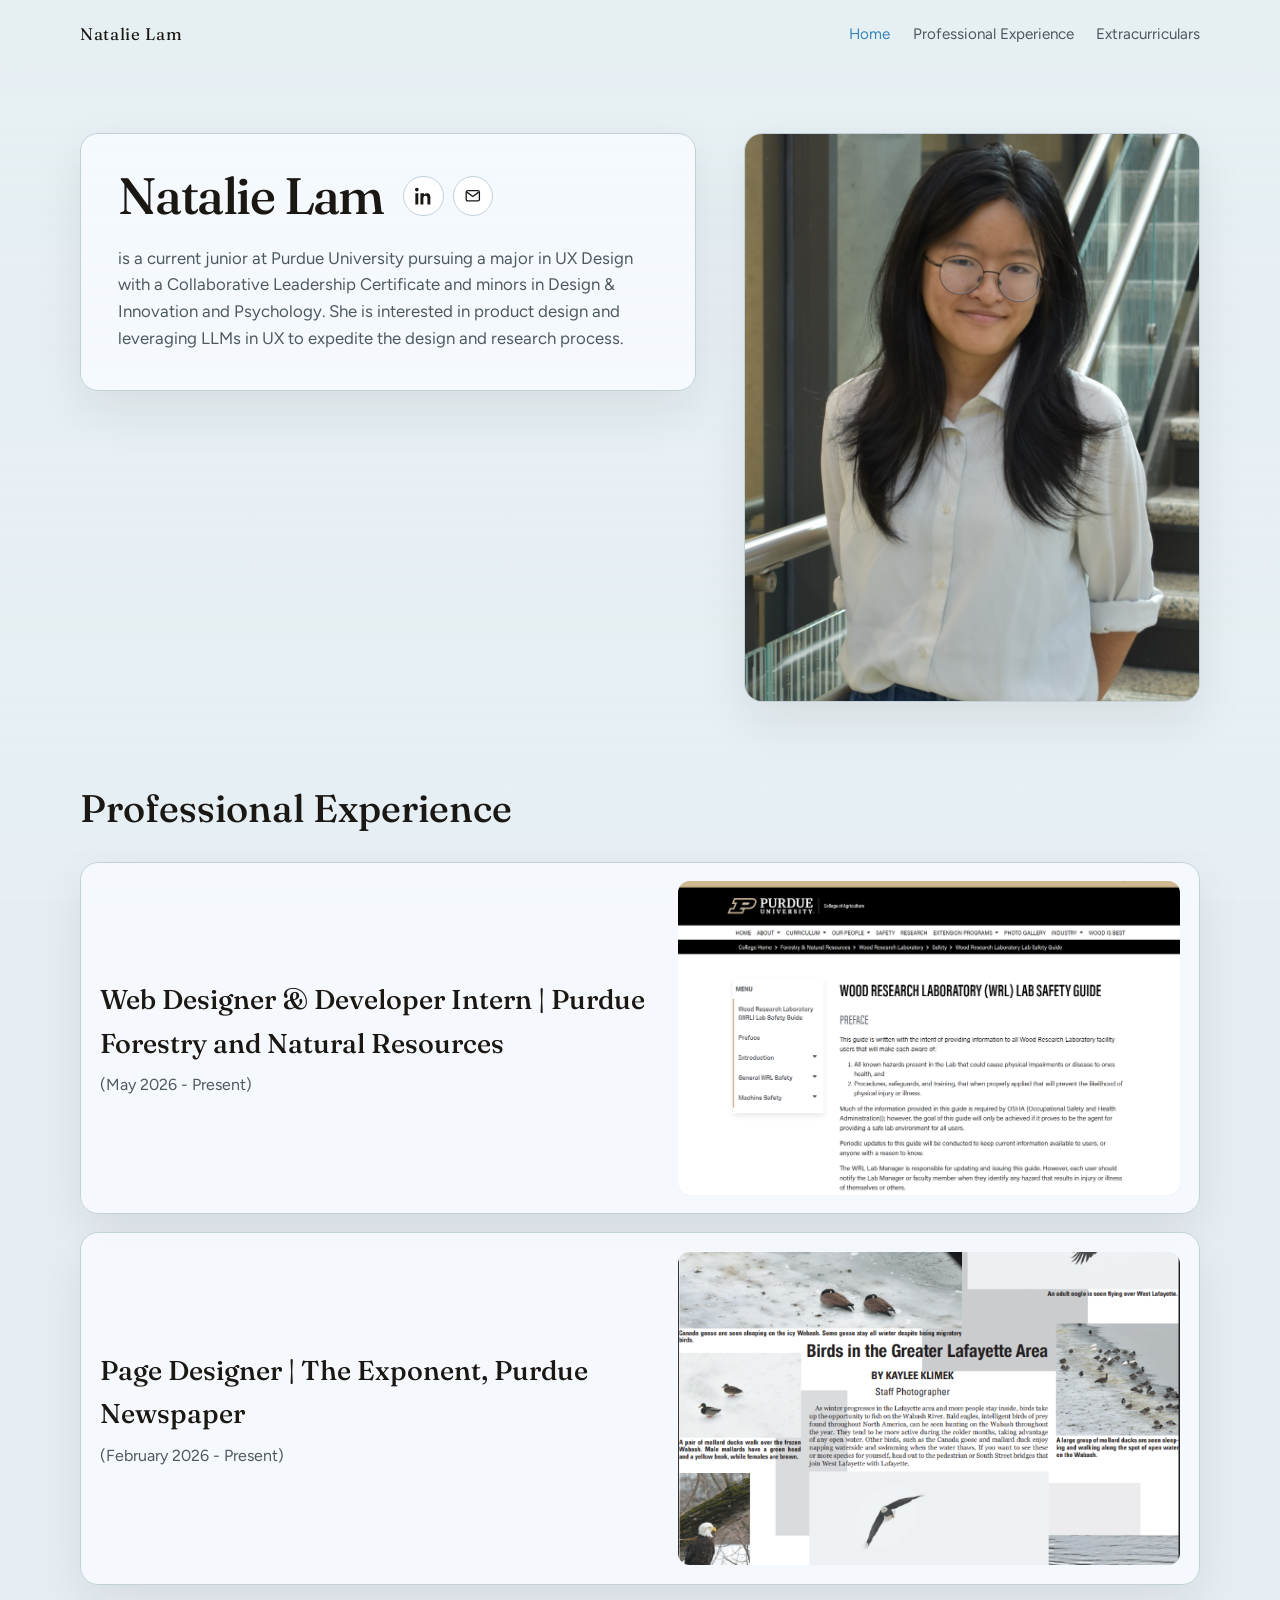
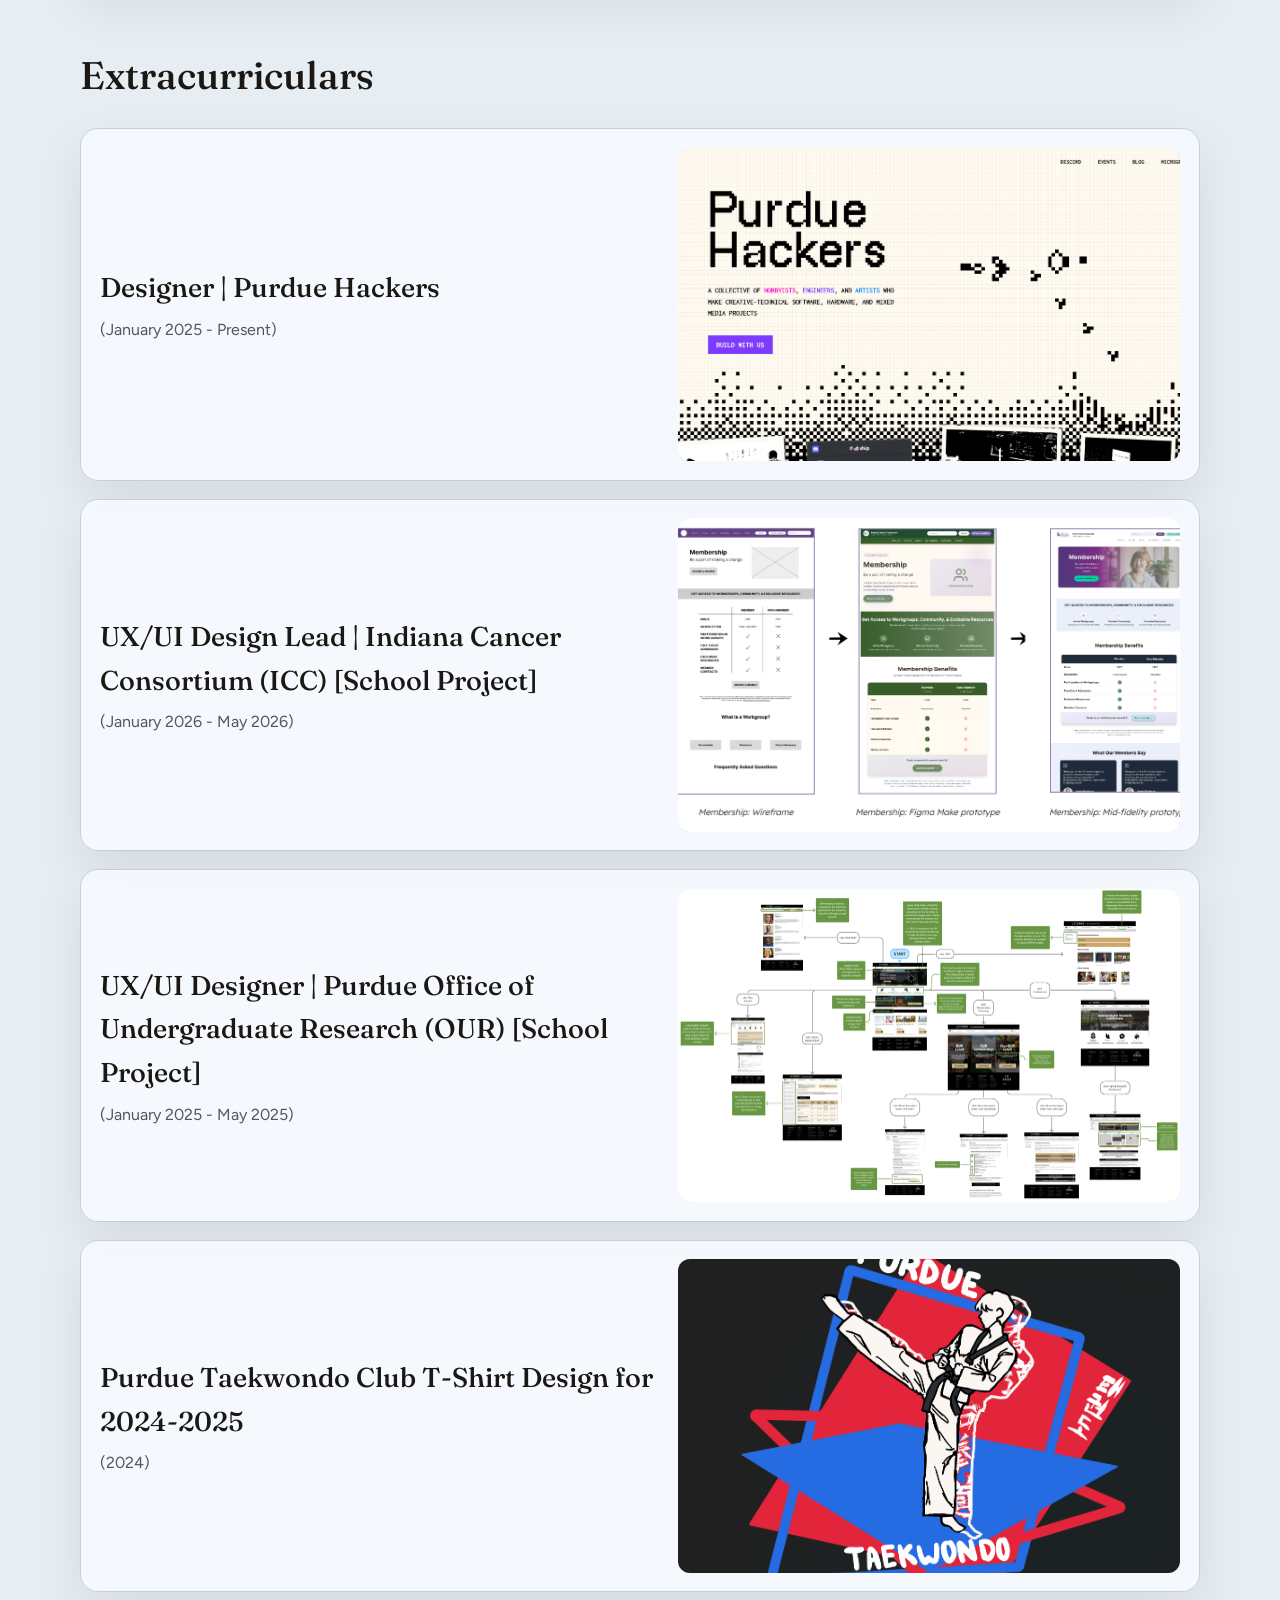
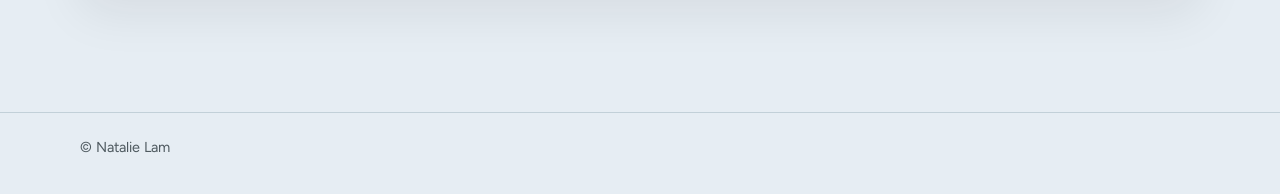
<file: index.html>
<!DOCTYPE html>
<html lang="en">
<head>
  <meta charset="UTF-8">
  <meta name="viewport" content="width=device-width, initial-scale=1.0">
  <title>Natalie Lam — Portfolio</title>
  <link rel="preconnect" href="https://fonts.googleapis.com">
  <link rel="preconnect" href="https://fonts.gstatic.com" crossorigin>
  <link href="https://fonts.googleapis.com/css2?family=Figtree:wght@400;500;600&family=Fraunces:opsz,wght@9..144,500;9..144,600&display=swap" rel="stylesheet">
  <link rel="stylesheet" href="CSS/style.css">
</head>
<!-- Set a background image by replacing none, e.g. url('Images/background.jpg') -->
<body style="--page-bg: none;">
  <a class="skip-link" href="#main">Skip to content</a>

  <header class="site-header">
    <div class="wrap header-inner">
      <a class="wordmark" href="index.html">Natalie Lam</a>
      <button class="nav-toggle" type="button" aria-expanded="false" aria-controls="site-nav">Menu</button>
      <nav id="site-nav" class="site-nav" aria-label="Primary">
        <a href="index.html" aria-current="page">Home</a>
        <a href="#work">Professional Experience</a>
        <a href="#extracurriculars">Extracurriculars</a>
      </nav>
    </div>
  </header>

  <main id="main" class="page">
    <div class="wrap">
      <section class="intro" aria-labelledby="name">
        <div class="intro-copy">
          <div class="identity">
            <!-- Replace with your name -->
            <h1 id="name" class="page-title">Natalie Lam</h1>
            <div class="contact-row" aria-label="Contact">
              <!-- Replace # with your LinkedIn URL -->
              <a class="contact-btn" href="https://www.linkedin.com/in/natalie-lam-ca/" target="_blank" rel="noopener noreferrer" aria-label="LinkedIn">
                <svg viewBox="0 0 24 24" fill="currentColor" aria-hidden="true"><path d="M4.98 3.5C4.98 4.88 3.88 6 2.5 6S0 4.88 0 3.5 1.12 1 2.5 1s2.48 1.12 2.48 2.5zM.5 8.5h4V24h-4V8.5zM8.5 8.5h3.8v2.1h.05c.53-1 1.84-2.1 3.78-2.1 4.04 0 4.79 2.66 4.79 6.12V24h-4v-7.7c0-1.84-.03-4.2-2.56-4.2-2.56 0-2.95 2-2.95 4.06V24h-4V8.5z"/></svg>
              </a>
              <!-- Replace the email address -->
              <a class="contact-btn" href="mailto:nl2028ca@gmail.com" aria-label="Email">
                <svg viewBox="0 0 24 24" fill="none" stroke="currentColor" stroke-width="1.8" aria-hidden="true"><rect x="3" y="5" width="18" height="14" rx="2"/><path d="M4 7l8 6 8-6"/></svg>
              </a>
            </div>
          </div>
          <!-- Replace this bio -->
          <p class="bio">
            is a current junior at Purdue University pursuing a major in UX Design 
            with a Collaborative Leadership Certificate and minors in Design & Innovation
            and Psychology. She is interested in product design and leveraging LLMs in 
            UX to expedite the design and research process.
          </p>
        </div>
        <figure class="headshot">
          <!-- Replace this image with your headshot -->
          <img src="Images/Lam, Natalie.JPG" alt="Portrait of Natalie Lam">
        </figure>
      </section>

      <section id="work" class="section" aria-labelledby="work-heading">
        <h2 id="work-heading" class="section-heading">Professional Experience</h2>
        <ul class="project-list">
          <li>
            <a class="project-card" href="HTML/fnr-intern.html">
              <div class="project-copy">
                <h3>Web Designer & Developer Intern | Purdue Forestry and Natural Resources</h3>
                <p>(May 2026 - Present)</p>
                <!-- <p>Legacy website migration, ADA/WCAG compliance</p> -->
              </div>
              <div class="project-preview">
                <img src="Images/WRL general lab safety guide.png" alt="Preview of Web Designer & 
                Developer Intern | Purdue Forestry and Natural Resources">
              </div>
            </a>
          </li>
          <li>
            <a class="project-card" href="HTML/exponent-designer.html">
              <div class="project-copy">
                <h3>Page Designer | The Exponent, Purdue Newspaper</h3>
                <p>(February 2026 - Present)</p>
                <!-- <p>Working with desk editors to design intuitive newspaper layouts.</p> -->
              </div>
              <div class="project-preview">
                <img src="Images/exponent 2.png" alt="Preview of Page Designer | The Exponent, Purdue Newspaper">
              </div>
            </a>
          <!-- </li>
          <li>
            <a class="project-card" href="HTML/project-template.html">
              <div class="project-copy">
                <h3>Research Assistant | CoLiberation Lab</h3>
                <p>Partnering with graduate students for AI literacy study</p>
              </div>
              <div class="project-preview">
                <img src="Images/placeholder-project.svg" alt="Preview placeholder">
              </div>
            </a>
          </li> -->
        </ul>
      </section>

      <section id="extracurriculars" class="section" aria-labelledby="extra-heading">
        <h2 id="extra-heading" class="section-heading">Extracurriculars</h2>
        <ul class="project-list">
          <li>
            <a class="project-card" href="HTML/ph-designer.html">
              <div class="project-copy">
                <h3>Designer | Purdue Hackers</h3>
                <p>(January 2025 - Present)</p>
                <!-- <p>Digital-to-physical design systems, website redesign, event guide</p> -->
              </div>
              <div class="project-preview">
                <img src="Images/PH website.png" alt="Preview of Student Organization Initiative">
              </div>
            </a>
          </li>
          <li>
            <a class="project-card" href="HTML/icc-lead.html">
              <div class="project-copy">
                <h3>UX/UI Design Lead | Indiana Cancer Consortium (ICC) [School Project]</h3>
                <p>(January 2026 - May 2026)</p>
                <!-- <p>High-fidelity interactive Figma prototype for redesigned website, assisted by Figma Make AI</p> -->
              </div>
              <div class="project-preview">
                <img src="Images/icc design evolution.png" alt="Preview of Student Organization Initiative">
              </div>
            </a>
          </li>
          <li>
            <a class="project-card" href="HTML/purdue-our.html">
              <div class="project-copy">
                <h3>UX/UI Designer | Purdue Office of Undergraduate Research (OUR) [School Project]</h3>
                <p>(January 2025 - May 2025)</p>
                <!-- <p>Won student contest</p> -->
              </div>
              <div class="project-preview">
                <img src="Images/OUR user flow.png" alt="Preview of Student Organization Initiative">
              </div>
            </a>
          </li>
          <li>
            <a class="project-card" href="HTML/tkd-shirt.html">
              <div class="project-copy">
                <h3>Purdue Taekwondo Club T-Shirt Design for 2024-2025</h3>
                <p>(2024)</p>
                <!-- <p>Won student contest</p> -->
              </div>
              <div class="project-preview">
                <img src="Images/tkd t-shirt design.png" alt="Preview of Student Organization Initiative">
              </div>
            </a>
          </li>
        </ul>
      </section>
    </div>
  </main>

  <footer class="site-footer">
    <div class="wrap">© Natalie Lam</div>
  </footer>

  <script src="JS/javascript.js"></script>
</body>
</html>
</file>
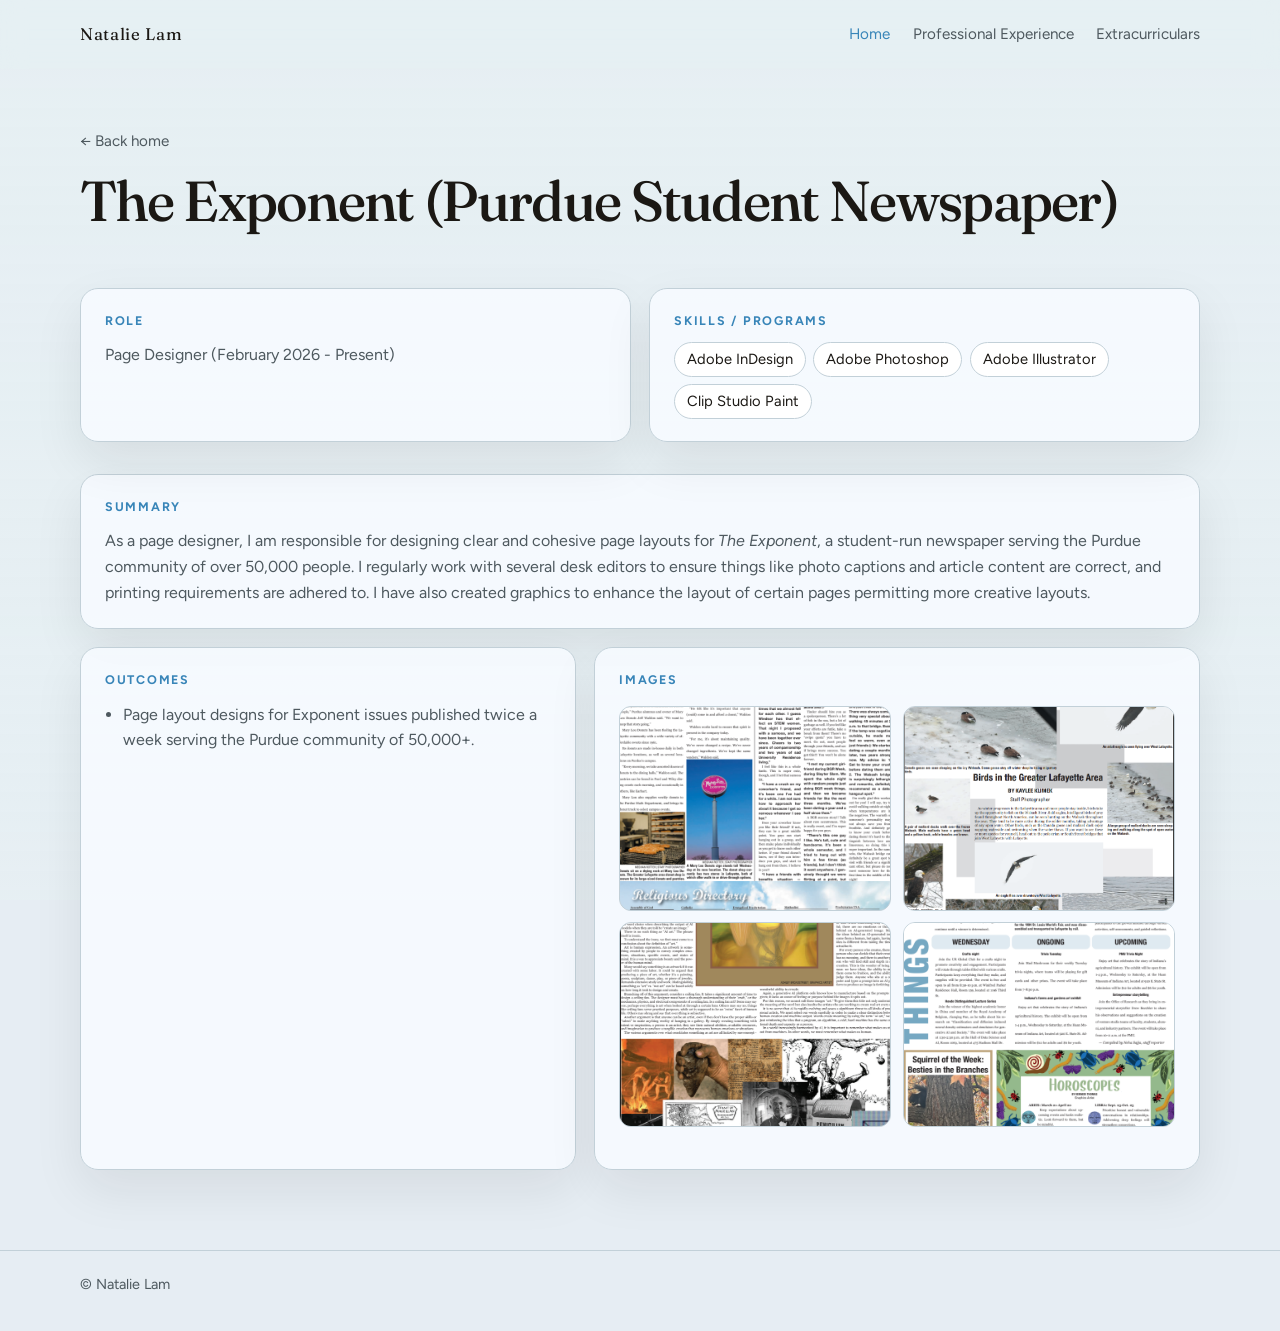
<file: HTML/exponent-designer.html>
<!DOCTYPE html>
<html lang="en">
<head>
  <meta charset="UTF-8">
  <meta name="viewport" content="width=device-width, initial-scale=1.0">
  <!-- 1. Change the browser tab title -->
  <title>The Exponent — Portfolio</title>
  <link rel="preconnect" href="https://fonts.googleapis.com">
  <link rel="preconnect" href="https://fonts.gstatic.com" crossorigin>
  <link href="https://fonts.googleapis.com/css2?family=Figtree:wght@400;500;600&family=Fraunces:opsz,wght@9..144,500;9..144,600&display=swap" rel="stylesheet">
  <link rel="stylesheet" href="../CSS/style.css">
</head>
<!-- 2. Add a background image: style="--page-bg: url('../Images/your-background.jpg');" -->
<body style="--page-bg: none;">
  <a class="skip-link" href="#main">Skip to content</a>

  <header class="site-header">
    <div class="wrap header-inner">
      <a class="wordmark" href="../index.html">Natalie Lam</a>
      <button class="nav-toggle" type="button" aria-expanded="false" aria-controls="site-nav">Menu</button>
      <nav id="site-nav" class="site-nav" aria-label="Primary">
        <a href="../index.html" aria-current="page">Home</a>
        <a href="../#work">Professional Experience</a>
        <a href="../#extracurriculars">Extracurriculars</a>
      </nav>
    </div>
  </header>

  <main id="main" class="page">
    <div class="wrap">
      <article>
        <header class="project-hero">
          <a class="back-link" href="../index.html">← Back home</a>
          <!-- 3. Project name -->
          <h1 class="project-title">The Exponent (Purdue Student Newspaper)</h1>
        </header>

        <section class="meta-row" aria-label="Role and skills">
          <div class="meta-card">
            <h2>Role</h2>
            <!-- 4. Your role / team -->
            <p>Page Designer (February 2026 - Present)</p>
          </div>
          <div class="meta-card">
            <h2>Skills / programs</h2>
            <!-- 5. Add or remove skill chips -->
            <ul class="skills">
              <li>Adobe InDesign</li>
              <li>Adobe Photoshop</li>
              <li>Adobe Illustrator</li>
              <li>Clip Studio Paint</li>
            </ul>
          </div>
        </section>

        <section class="content-block" aria-labelledby="summary-heading">
          <h2 id="summary-heading">Summary</h2>
          <!-- 6. Project summary -->
          <p>
            As a page designer, I am responsible for designing clear and cohesive page layouts for <i>The Exponent</i>, a student-run 
            newspaper serving the Purdue community of over 50,000 people. I regularly work with several desk editors to ensure things like 
            photo captions and article content are correct, and printing requirements are adhered to. I have also created graphics to 
            enhance the layout of certain pages permitting more creative layouts.
          </p>
          
        </section>

        <div class="project-lower">
          <section class="content-block" aria-labelledby="outcomes-heading">
            <h2 id="outcomes-heading">Outcomes</h2>
            <!-- 7. Results, impact, or what you learned -->
            <ul class="outcomes">
              <li>Page layout designs for Exponent issues published twice a week serving the Purdue community of 50,000+.</li>
              <!-- <li>[Outcome or metric 2]</li>
              <li></li> -->
            </ul>
            <!-- 8. Link buttons — replace href, or delete a button you do not need -->
            <!-- <div class="outcome-links" style="margin-top: 1.1rem;">
              <a class="btn" href="#" target="_blank" rel="noopener noreferrer">View prototype</a>
              <a class="btn secondary" href="#" target="_blank" rel="noopener noreferrer">Related document</a>
            </div> -->
          </section>

          <section class="content-block" aria-labelledby="gallery-heading">
            <h2 id="gallery-heading">Images</h2>
            <!-- 9. Replace images; duplicate a <figure> to add more -->
            <div class="image-grid">
              <figure>
                <img src="../Images/exponent 1.png" alt="2026/2/12 issue page 2">
              </figure>
              <figure>
                <img src="../Images/exponent 2.png" alt="2026/2/19 issue page 9">
              </figure>
              <figure>
                <img src="../Images/exponent 3.png" alt="Rivet 2026/2/23 issue page 3">
              </figure>
              <figure>
                <img src="../Images/exponent 4.png" alt="2026/3/9 issue page 4">
              </figure>
            </div>
          </section>
        </div>

        <!-- <p class="hint">
          How to use this template: duplicate this file (for example,
          <code>my-project.html</code>), replace every <code>[bracketed]</code> note,
          then link that file from a card on the home page.
        </p> -->
      </article>
    </div>
  </main>

  <footer class="site-footer">
    <div class="wrap">© Natalie Lam</div>
  </footer>

  <script src="../JS/javascript.js"></script>
</body>
</html>
</file>
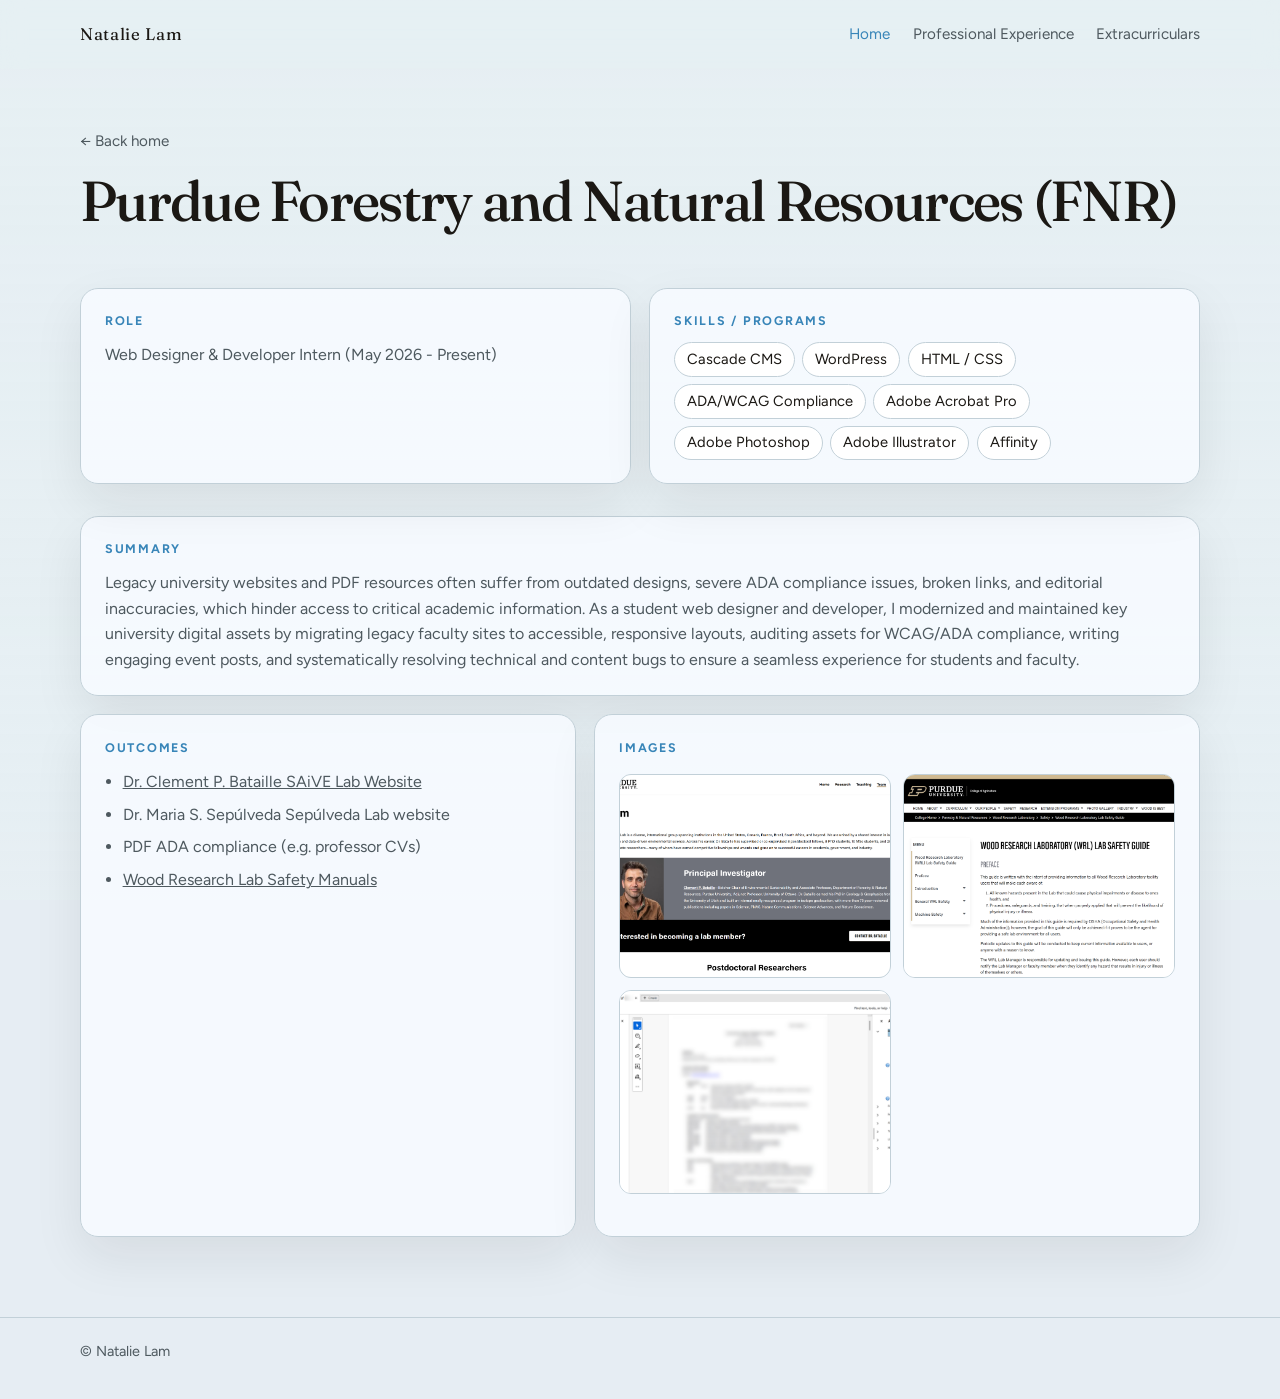
<file: HTML/fnr-intern.html>
<!DOCTYPE html>
<html lang="en">
<head>
  <meta charset="UTF-8">
  <meta name="viewport" content="width=device-width, initial-scale=1.0">
  <!-- 1. Change the browser tab title -->
  <title>Purdue FNR — Portfolio</title>
  <link rel="preconnect" href="https://fonts.googleapis.com">
  <link rel="preconnect" href="https://fonts.gstatic.com" crossorigin>
  <link href="https://fonts.googleapis.com/css2?family=Figtree:wght@400;500;600&family=Fraunces:opsz,wght@9..144,500;9..144,600&display=swap" rel="stylesheet">
  <link rel="stylesheet" href="../CSS/style.css">
</head>
<!-- 2. Add a background image: style="--page-bg: url('../Images/your-background.jpg');" -->
<body style="--page-bg: none;">
  <a class="skip-link" href="#main">Skip to content</a>

  <header class="site-header">
    <div class="wrap header-inner">
      <a class="wordmark" href="../index.html">Natalie Lam</a>
      <button class="nav-toggle" type="button" aria-expanded="false" aria-controls="site-nav">Menu</button>
      <nav id="site-nav" class="site-nav" aria-label="Primary">
        <a href="../index.html" aria-current="page">Home</a>
        <a href="../#work">Professional Experience</a>
        <a href="../#extracurriculars">Extracurriculars</a>
      </nav>
    </div>
  </header>

  <main id="main" class="page">
    <div class="wrap">
      <article>
        <header class="project-hero">
          <a class="back-link" href="../index.html">← Back home</a>
          <!-- 3. Project name -->
          <h1 class="project-title">Purdue Forestry and Natural Resources (FNR)</h1>
        </header>

        <section class="meta-row" aria-label="Role and skills">
          <div class="meta-card">
            <h2>Role</h2>
            <!-- 4. Your role / team -->
            <p>Web Designer & Developer Intern (May 2026 - Present)</p>
          </div>
          <div class="meta-card">
            <h2>Skills / programs</h2>
            <!-- 5. Add or remove skill chips -->
            <ul class="skills">
              <li>Cascade CMS</li>
              <li>WordPress</li>
              <li>HTML / CSS</li>
              <li>ADA/WCAG Compliance</li>
              <li>Adobe Acrobat Pro</li>
              <li>Adobe Photoshop</li>
              <li>Adobe Illustrator</li>
              <li>Affinity</li>
            </ul>
          </div>
        </section>

        <section class="content-block" aria-labelledby="summary-heading">
          <h2 id="summary-heading">Summary</h2>
          <!-- 6. Project summary -->
          <p>
            Legacy university websites and PDF resources often suffer from outdated designs, 
            severe ADA compliance issues, broken links, and editorial inaccuracies, which 
            hinder access to critical academic information. As a student web designer and 
            developer, I modernized and maintained key university digital assets by migrating 
            legacy faculty sites to accessible, responsive layouts, auditing assets for 
            WCAG/ADA compliance, writing engaging event posts, and systematically resolving 
            technical and content bugs to ensure a seamless experience for students and faculty.
          </p>
        </section>

        <div class="project-lower">
          <section class="content-block" aria-labelledby="outcomes-heading">
            <h2 id="outcomes-heading">Outcomes</h2>
            <!-- 7. Results, impact, or what you learned -->
            <ul class="outcomes">
              <li><a href="https://www.purdue.edu/fnr/bataille/" target="_blank">Dr. Clement P. Bataille SAiVE Lab Website</a></li>
              <li>Dr. Maria S. Sepúlveda Sepúlveda Lab website</li>
              <li>PDF ADA compliance (e.g. professor CVs)</li>
              <li><a href="https://ag.purdue.edu/department/fnr/lab-sites/woodresearch/safety/index.html" target="_blank">
                Wood Research Lab Safety Manuals</a></li>
            </ul>
            <!-- 8. Link buttons — replace href, or delete a button you do not need -->
            <!--<div class="outcome-links" style="margin-top: 1.1rem;">
              <a class="btn" href="#" target="_blank" rel="noopener noreferrer">View prototype</a>
              <a class="btn secondary" href="#" target="_blank" rel="noopener noreferrer">Related document</a>
            </div>!-->
          </section>

          <section class="content-block" aria-labelledby="gallery-heading">
            <h2 id="gallery-heading">Images</h2>
            <!-- 9. Replace images; duplicate a <figure> to add more -->
            <div class="image-grid">
              <figure>
                <img src="../Images/bataille website.png" alt="Clement Bataille new website">
              </figure>
              <figure>
                <img src="../Images/WRL general lab safety guide.png" alt="Wood Research Lab Saftey Guide">
              </figure>
              <figure>
                <img src="../Images/CV example.jpg" alt="CV ADA compliance example in Adobe Acrobat Pro">
              </figure>
              <!-- <figure>
                <img src="../Images/placeholder-project.svg" alt="[Describe image 4]">
              </figure> -->
            </div>
          </section>
        </div>
      </article>
    </div>
  </main>

  <footer class="site-footer">
    <div class="wrap">© Natalie Lam</div>
  </footer>

  <script src="../JS/javascript.js"></script>
</body>
</html>
</file>
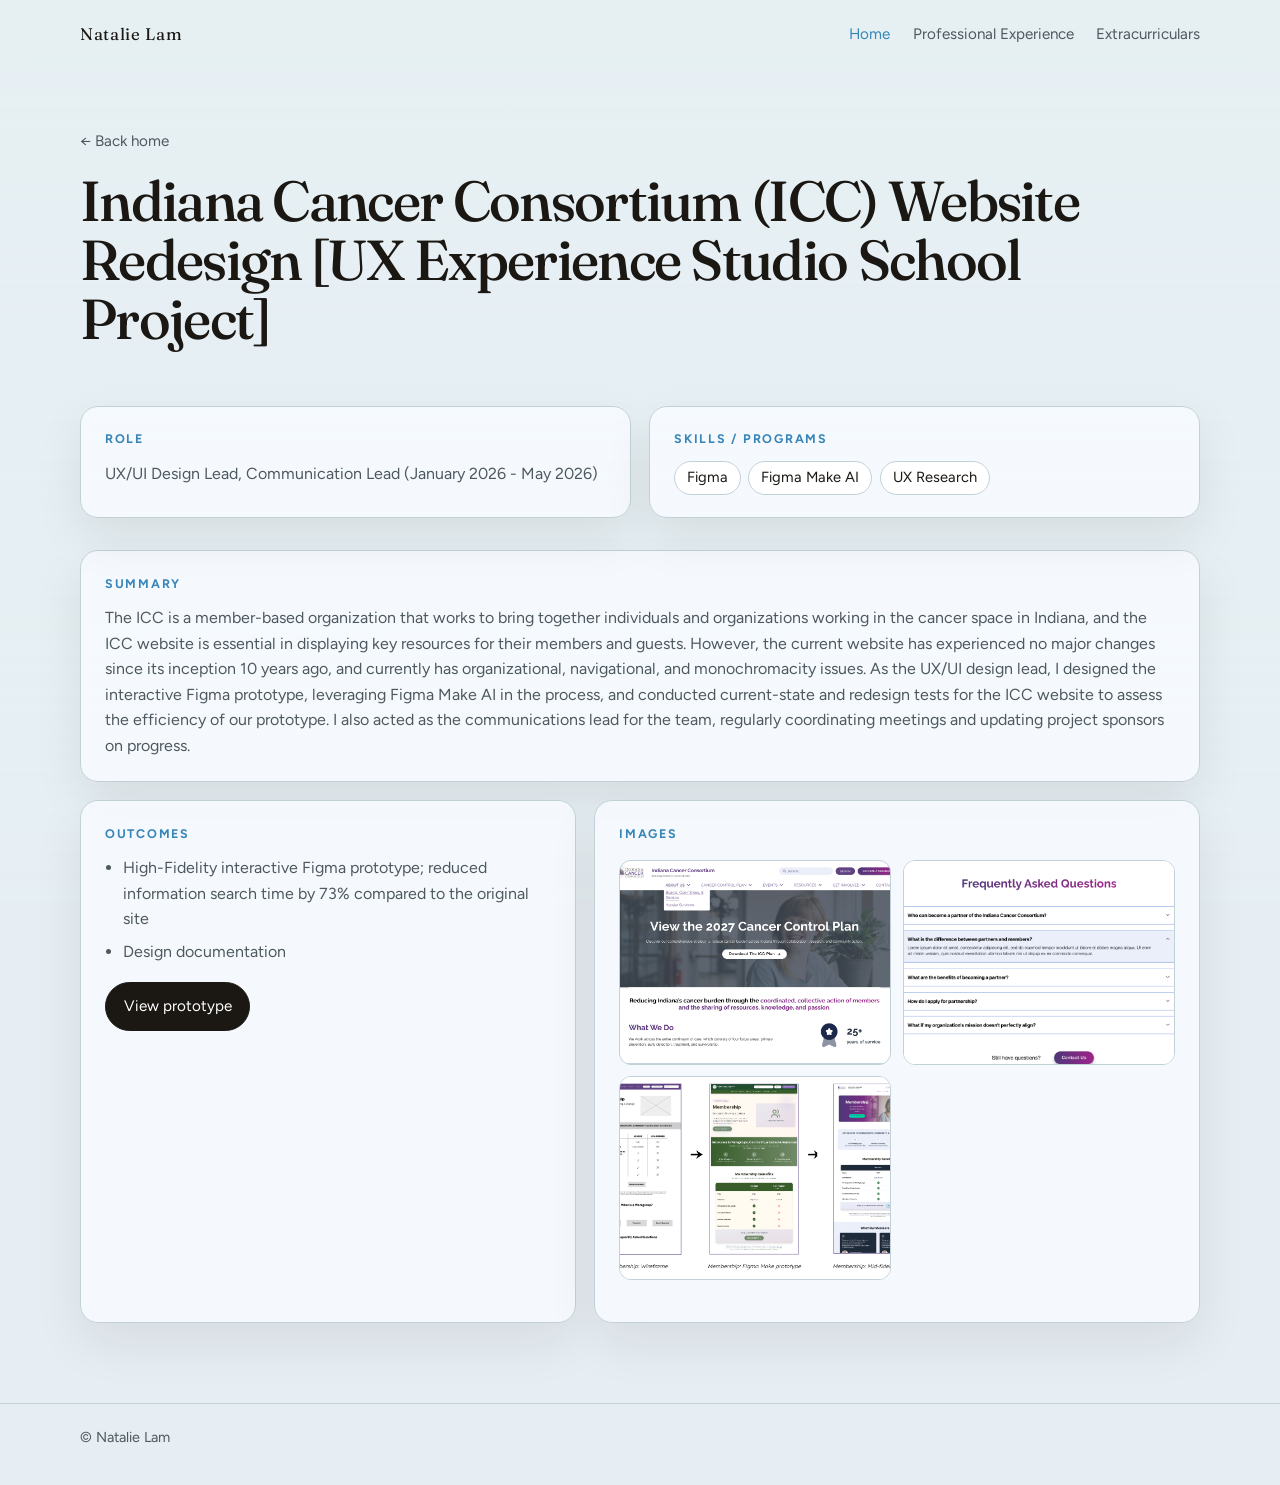
<file: HTML/icc-lead.html>
<!DOCTYPE html>
<html lang="en">
<head>
  <meta charset="UTF-8">
  <meta name="viewport" content="width=device-width, initial-scale=1.0">
  <!-- 1. Change the browser tab title -->
  <title>ICC — Portfolio</title>
  <link rel="preconnect" href="https://fonts.googleapis.com">
  <link rel="preconnect" href="https://fonts.gstatic.com" crossorigin>
  <link href="https://fonts.googleapis.com/css2?family=Figtree:wght@400;500;600&family=Fraunces:opsz,wght@9..144,500;9..144,600&display=swap" rel="stylesheet">
  <link rel="stylesheet" href="../CSS/style.css">
</head>
<!-- 2. Add a background image: style="--page-bg: url('../Images/your-background.jpg');" -->
<body style="--page-bg: none;">
  <a class="skip-link" href="#main">Skip to content</a>

  <header class="site-header">
    <div class="wrap header-inner">
      <a class="wordmark" href="../index.html">Natalie Lam</a>
      <button class="nav-toggle" type="button" aria-expanded="false" aria-controls="site-nav">Menu</button>
      <nav id="site-nav" class="site-nav" aria-label="Primary">
        <a href="../index.html" aria-current="page">Home</a>
        <a href="../#work">Professional Experience</a>
        <a href="../#extracurriculars">Extracurriculars</a>
      </nav>
    </div>
  </header>

  <main id="main" class="page">
    <div class="wrap">
      <article>
        <header class="project-hero">
          <a class="back-link" href="../index.html">← Back home</a>
          <!-- 3. Project name -->
          <h1 class="project-title">Indiana Cancer Consortium (ICC) Website Redesign [UX Experience Studio School Project]</h1>
        </header>

        <section class="meta-row" aria-label="Role and skills">
          <div class="meta-card">
            <h2>Role</h2>
            <!-- 4. Your role / team -->
            <p>UX/UI Design Lead, Communication Lead (January 2026 - May 2026)</p>
          </div>
          <div class="meta-card">
            <h2>Skills / programs</h2>
            <!-- 5. Add or remove skill chips -->
            <ul class="skills">
              <li>Figma</li>
              <li>Figma Make AI</li>
              <li>UX Research</li>
            </ul>
          </div>
        </section>

        <section class="content-block" aria-labelledby="summary-heading">
          <h2 id="summary-heading">Summary</h2>
          <!-- 6. Project summary -->
          <p>
            The ICC is a member-based organization that works to bring together individuals and organizations working in the cancer space 
            in Indiana, and the ICC website is essential in displaying key resources for their members and guests. However, the current 
            website has experienced no major changes since its inception 10 years ago, and currently has organizational, navigational, and 
            monochromacity issues. As the UX/UI design lead, I designed the interactive Figma prototype, leveraging Figma Make AI in the process, 
            and conducted current-state and redesign tests for the ICC website to assess the efficiency of our prototype. I also acted as the 
            communications lead for the team, regularly coordinating meetings and updating project sponsors on progress.
          </p>
        </section>

        <div class="project-lower">
          <section class="content-block" aria-labelledby="outcomes-heading">
            <h2 id="outcomes-heading">Outcomes</h2>
            <!-- 7. Results, impact, or what you learned -->
            <ul class="outcomes">
              <li>High-Fidelity interactive Figma prototype; reduced information search time by 73% compared to the original site</li>
              <li>Design documentation</li>
              <!-- <li>[What you would do next]</li> -->
            </ul>
            <!-- 8. Link buttons — replace href, or delete a button you do not need -->
            <div class="outcome-links" style="margin-top: 1.1rem;">
              <a class="btn" href="https://www.figma.com/proto/nuFkxcxHSmA6DdQVZd3SIW/
              ICC-Design?page-id=1033%3A1882&node-id=1033-3090&p=f&viewport=445%2C443%2C0.
              06&t=jL9iizzIz0cilvD3-1&scaling=min-zoom&content-scaling=fixed&starting-
              point-node-id=1033%3A3090" target="_blank" rel="noopener noreferrer">View prototype</a>
              <!-- <a class="btn secondary" href="#" target="_blank" rel="noopener noreferrer">Related document</a> -->
            </div>
          </section>

          <section class="content-block" aria-labelledby="gallery-heading">
            <h2 id="gallery-heading">Images</h2>
            <!-- 9. Replace images; duplicate a <figure> to add more -->
            <div class="image-grid">
              <figure>
                <img src="../Images/icc 1.png" alt="ICC prototype home page">
              </figure>
              <figure>
                <img src="../Images/icc 2.png" alt="ICC prototype FAQ">
              </figure>
              <figure>
                <img src="../Images/icc design evolution.png" alt="ICC prototype design evolution">
              </figure>
              <!-- <figure>
                <img src="../Images/placeholder-project.svg" alt="[Describe image 4]">
              </figure> -->
            </div>
          </section>
        </div>

        <!-- <p class="hint">
          How to use this template: duplicate this file (for example,
          <code>my-project.html</code>), replace every <code>[bracketed]</code> note,
          then link that file from a card on the home page.
        </p> -->
      </article>
    </div>
  </main>

  <footer class="site-footer">
    <div class="wrap">© Natalie Lam</div>
  </footer>

  <script src="../JS/javascript.js"></script>
</body>
</html>
</file>
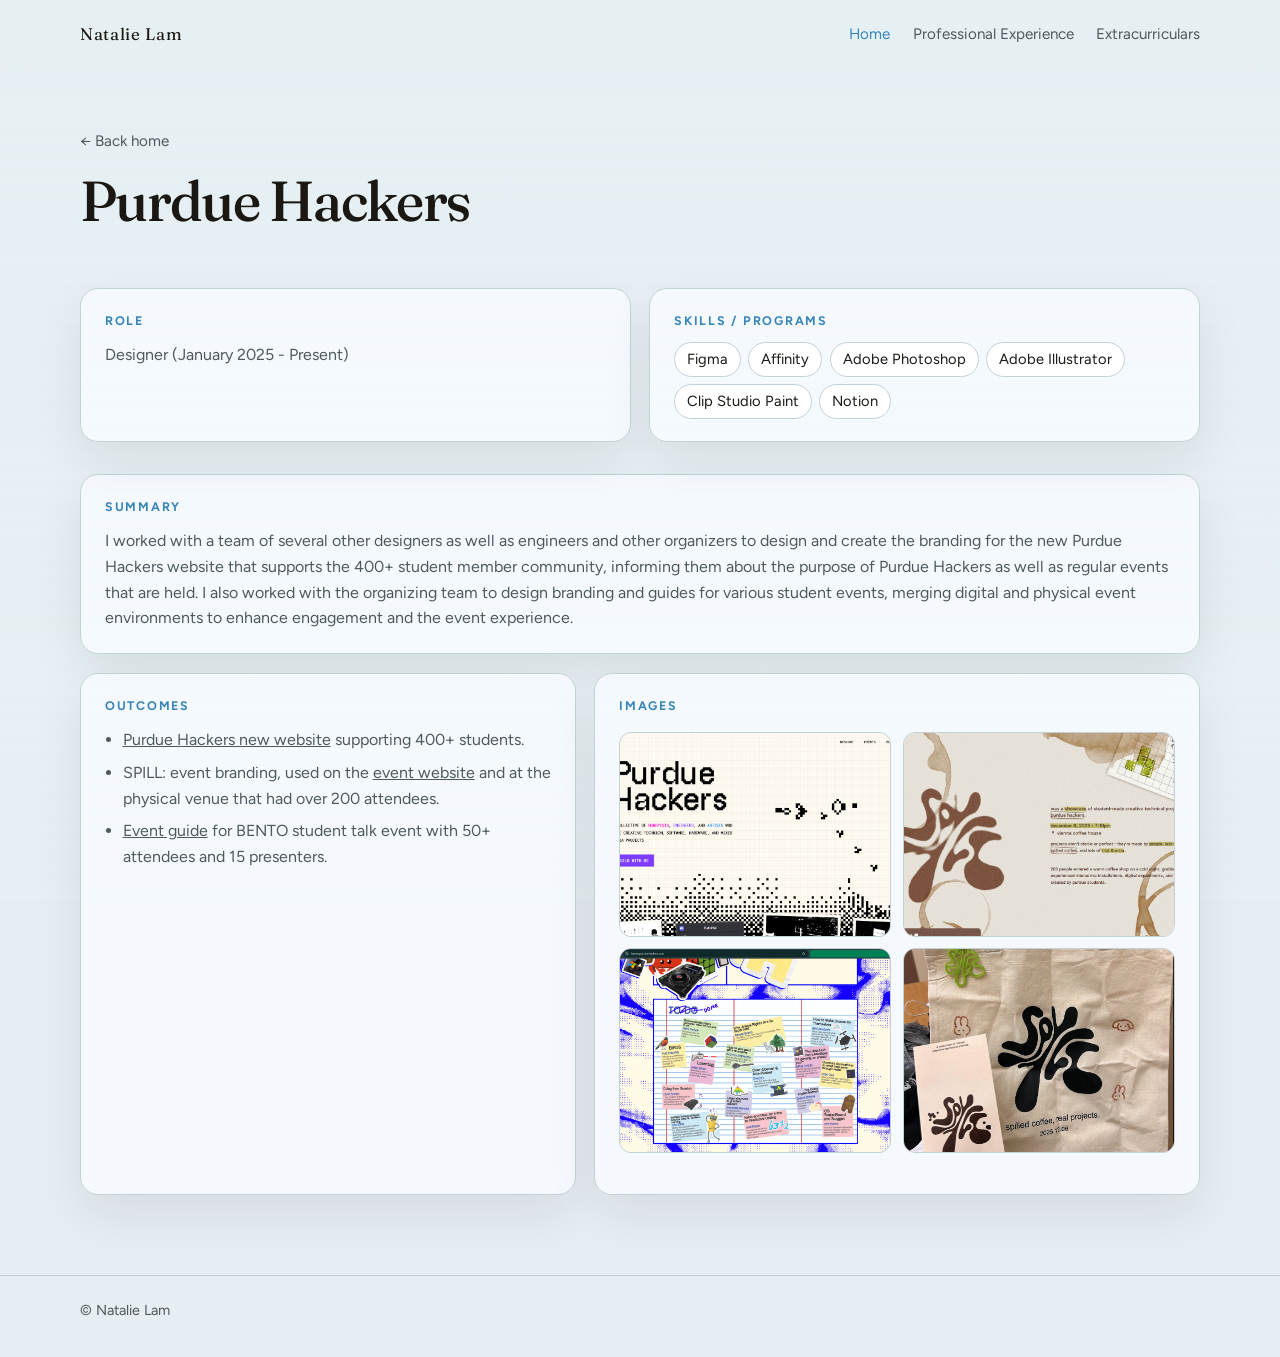
<file: HTML/ph-designer.html>
<!DOCTYPE html>
<html lang="en">
<head>
  <meta charset="UTF-8">
  <meta name="viewport" content="width=device-width, initial-scale=1.0">
  <!-- 1. Change the browser tab title -->
  <title>Purdue Hackers — Portfolio</title>
  <link rel="preconnect" href="https://fonts.googleapis.com">
  <link rel="preconnect" href="https://fonts.gstatic.com" crossorigin>
  <link href="https://fonts.googleapis.com/css2?family=Figtree:wght@400;500;600&family=Fraunces:opsz,wght@9..144,500;9..144,600&display=swap" rel="stylesheet">
  <link rel="stylesheet" href="../CSS/style.css">
</head>
<!-- 2. Add a background image: style="--page-bg: url('../Images/your-background.jpg');" -->
<body style="--page-bg: none;">
  <a class="skip-link" href="#main">Skip to content</a>

  <header class="site-header">
    <div class="wrap header-inner">
      <a class="wordmark" href="../index.html">Natalie Lam</a>
      <button class="nav-toggle" type="button" aria-expanded="false" aria-controls="site-nav">Menu</button>
      <nav id="site-nav" class="site-nav" aria-label="Primary">
        <a href="../index.html" aria-current="page">Home</a>
        <a href="../#work">Professional Experience</a>
        <a href="../#extracurriculars">Extracurriculars</a>
      </nav>
    </div>
  </header>

  <main id="main" class="page">
    <div class="wrap">
      <article>
        <header class="project-hero">
          <a class="back-link" href="../index.html">← Back home</a>
          <!-- 3. Project name -->
          <h1 class="project-title">Purdue Hackers</h1>
        </header>

        <section class="meta-row" aria-label="Role and skills">
          <div class="meta-card">
            <h2>Role</h2>
            <!-- 4. Your role / team -->
            <p>Designer (January 2025 - Present)</p>
          </div>
          <div class="meta-card">
            <h2>Skills / programs</h2>
            <!-- 5. Add or remove skill chips -->
            <ul class="skills">
              <li>Figma</li>
              <li>Affinity</li>
              <li>Adobe Photoshop</li>
              <li>Adobe Illustrator</li>
              <li>Clip Studio Paint</li>
              <li>Notion</li>
            </ul>
          </div>
        </section>

        <section class="content-block" aria-labelledby="summary-heading">
          <h2 id="summary-heading">Summary</h2>
          <!-- 6. Project summary -->
          <p>
            I worked with a team of several other designers as well as engineers and other organizers to design and create 
            the branding for the new Purdue Hackers website that supports the 400+ student member community, informing them about 
            the purpose of Purdue Hackers as well as regular events that are held. I also worked 
            with the organizing team to design branding and guides for various student events, merging digital and physical event 
            environments to enhance engagement and the event experience.
          </p>
        </section>

        <div class="project-lower">
          <section class="content-block" aria-labelledby="outcomes-heading">
            <h2 id="outcomes-heading">Outcomes</h2>
            <!-- 7. Results, impact, or what you learned -->
            <ul class="outcomes">
              <li><a href="https://www.purduehackers.com/" target="_blank">Purdue Hackers new website</a> supporting 400+ students.</li>
              <li>SPILL: event branding, used on the <a href="https://spill.purduehackers.com/" target="_blank">event website</a> and at the physical venue that had over 200 attendees.</li>
              <li><a href="https://bento.purduehackers.com/" target="_blank">Event guide</a> for BENTO student talk event with 50+ attendees and 15 presenters.</li>
            </ul>
            <!-- 8. Link buttons — replace href, or delete a button you do not need -->
            <!-- <div class="outcome-links" style="margin-top: 1.1rem;">
              <a class="btn" href="#" target="_blank" rel="noopener noreferrer">View prototype</a>
              <a class="btn secondary" href="#" target="_blank" rel="noopener noreferrer">Related document</a>
            </div> -->
          </section>

          <section class="content-block" aria-labelledby="gallery-heading">
            <h2 id="gallery-heading">Images</h2>
            <!-- 9. Replace images; duplicate a <figure> to add more -->
            <div class="image-grid">
              <figure>
                <img src="../Images/PH website.png" alt="New Purdue Hackers website">
              </figure>
              <figure>
                <img src="../Images/spill website.png" alt="SPILL event website">
              </figure>
              <figure>
                <img src="../Images/brochure on website.png" alt="BENTO event guide and website">
              </figure>
              <figure>
                <img src="../Images/spill merch.png" alt="SPILL event physical merchandise">
              </figure>
            </div>
          </section>
        </div>

        <!-- <p class="hint">
          How to use this template: duplicate this file (for example,
          <code>my-project.html</code>), replace every <code>[bracketed]</code> note,
          then link that file from a card on the home page.
        </p> -->
      </article>
    </div>
  </main>

  <footer class="site-footer">
    <div class="wrap">© Natalie Lam</div>
  </footer>

  <script src="../JS/javascript.js"></script>
</body>
</html>
</file>
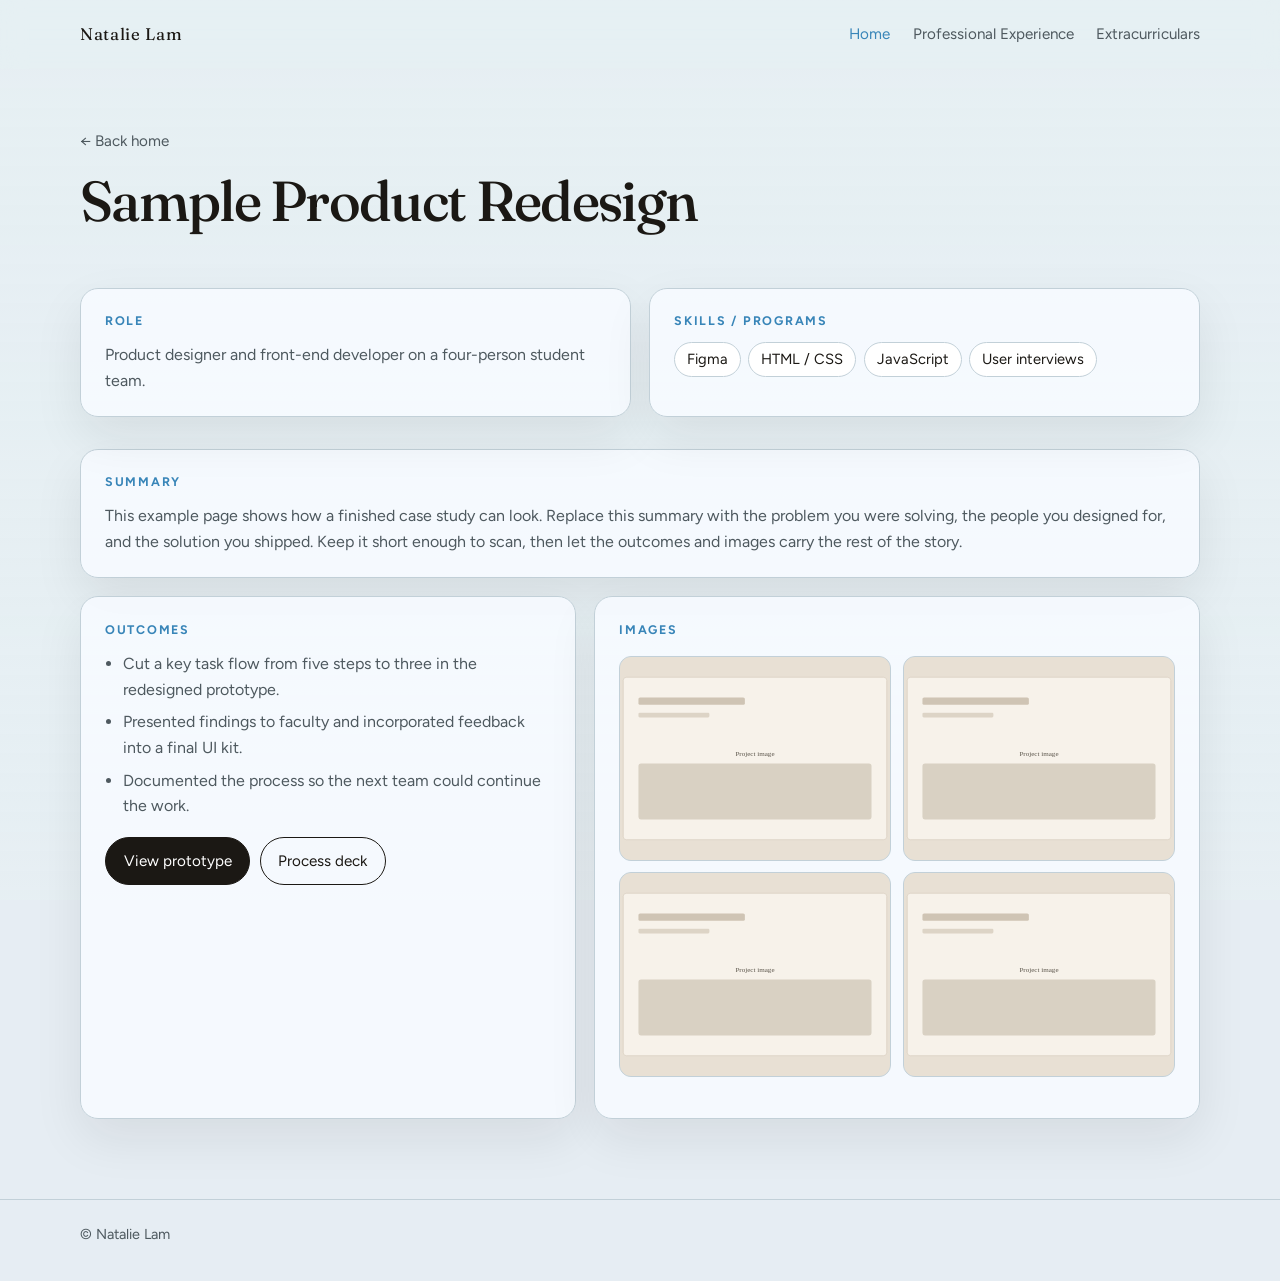
<file: HTML/project-example.html>
<!DOCTYPE html>
<html lang="en">
<head>
  <meta charset="UTF-8">
  <meta name="viewport" content="width=device-width, initial-scale=1.0">
  <title>Sample Product Redesign — Portfolio</title>
  <link rel="preconnect" href="https://fonts.googleapis.com">
  <link rel="preconnect" href="https://fonts.gstatic.com" crossorigin>
  <link href="https://fonts.googleapis.com/css2?family=Figtree:wght@400;500;600&family=Fraunces:opsz,wght@9..144,500;9..144,600&display=swap" rel="stylesheet">
  <link rel="stylesheet" href="../CSS/style.css">
</head>
<body style="--page-bg: none;">
  <a class="skip-link" href="#main">Skip to content</a>

  <header class="site-header">
    <div class="wrap header-inner">
      <a class="wordmark" href="../index.html">Natalie Lam</a>
      <button class="nav-toggle" type="button" aria-expanded="false" aria-controls="site-nav">Menu</button>
      <nav id="site-nav" class="site-nav" aria-label="Primary">
        <a href="../index.html" aria-current="page">Home</a>
        <a href="../#work">Professional Experience</a>
        <a href="../#extracurriculars">Extracurriculars</a>
      </nav>
    </div>
  </header>

  <main id="main" class="page">
    <div class="wrap">
      <article>
        <header class="project-hero">
          <a class="back-link" href="../index.html">← Back home</a>
          <h1 class="project-title">Sample Product Redesign</h1>
        </header>

        <section class="meta-row" aria-label="Role and skills">
          <div class="meta-card">
            <h2>Role</h2>
            <p>Product designer and front-end developer on a four-person student team.</p>
          </div>
          <div class="meta-card">
            <h2>Skills / programs</h2>
            <ul class="skills">
              <li>Figma</li>
              <li>HTML / CSS</li>
              <li>JavaScript</li>
              <li>User interviews</li>
            </ul>
          </div>
        </section>

        <section class="content-block" aria-labelledby="summary-heading">
          <h2 id="summary-heading">Summary</h2>
          <p>
            This example page shows how a finished case study can look. Replace this
            summary with the problem you were solving, the people you designed for,
            and the solution you shipped. Keep it short enough to scan, then let the
            outcomes and images carry the rest of the story.
          </p>
        </section>

        <div class="project-lower">
          <section class="content-block" aria-labelledby="outcomes-heading">
            <h2 id="outcomes-heading">Outcomes</h2>
            <ul class="outcomes">
              <li>Cut a key task flow from five steps to three in the redesigned prototype.</li>
              <li>Presented findings to faculty and incorporated feedback into a final UI kit.</li>
              <li>Documented the process so the next team could continue the work.</li>
            </ul>
            <div class="outcome-links" style="margin-top: 1.1rem;">
              <a class="btn" href="#" target="_blank" rel="noopener noreferrer">View prototype</a>
              <a class="btn secondary" href="#" target="_blank" rel="noopener noreferrer">Process deck</a>
            </div>
          </section>

          <section class="content-block" aria-labelledby="gallery-heading">
            <h2 id="gallery-heading">Images</h2>
            <div class="image-grid">
              <figure>
                <img src="../Images/placeholder-project.svg" alt="Early wireframes for the sample redesign">
              </figure>
              <figure>
                <img src="../Images/placeholder-project.svg" alt="High-fidelity mockup of the sample redesign">
              </figure>
              <figure>
                <img src="../Images/placeholder-project.svg" alt="Usability testing snapshot">
              </figure>
              <figure>
                <img src="../Images/placeholder-project.svg" alt="Final interface details">
              </figure>
            </div>
          </section>
        </div>
      </article>
    </div>
  </main>

  <footer class="site-footer">
    <div class="wrap">© Natalie Lam</div>
  </footer>

  <script src="../JS/javascript.js"></script>
</body>
</html>
</file>
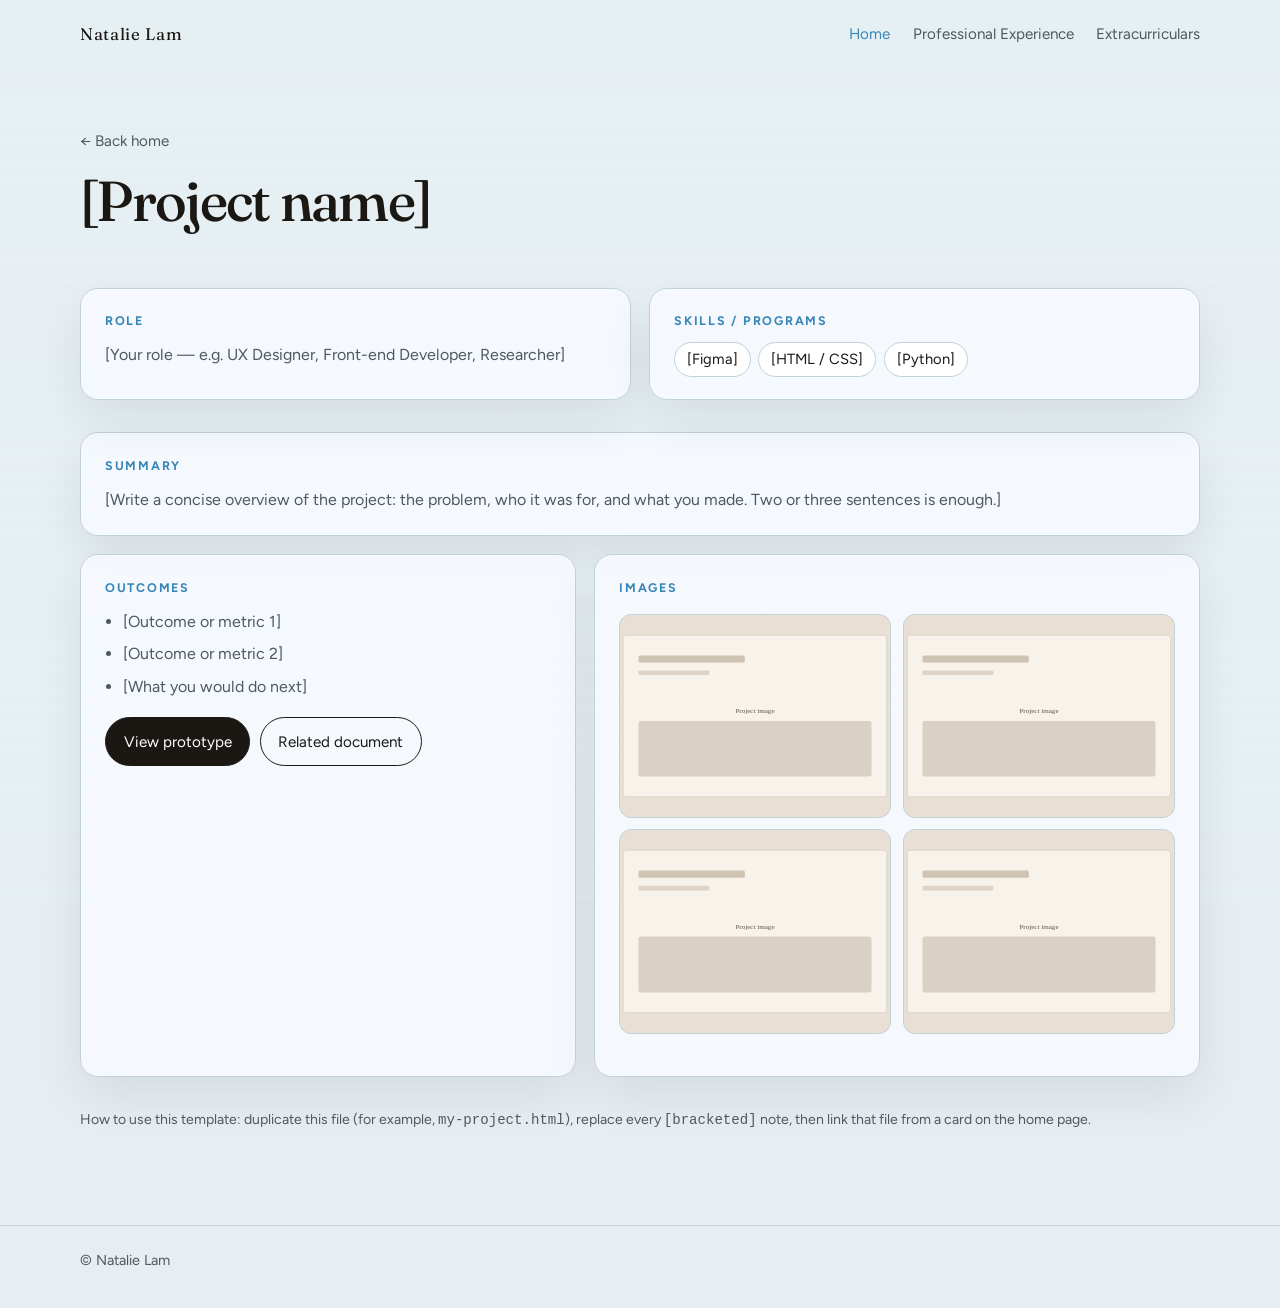
<file: HTML/project-template.html>
<!DOCTYPE html>
<html lang="en">
<head>
  <meta charset="UTF-8">
  <meta name="viewport" content="width=device-width, initial-scale=1.0">
  <!-- 1. Change the browser tab title -->
  <title>Project name — Portfolio</title>
  <link rel="preconnect" href="https://fonts.googleapis.com">
  <link rel="preconnect" href="https://fonts.gstatic.com" crossorigin>
  <link href="https://fonts.googleapis.com/css2?family=Figtree:wght@400;500;600&family=Fraunces:opsz,wght@9..144,500;9..144,600&display=swap" rel="stylesheet">
  <link rel="stylesheet" href="../CSS/style.css">
</head>
<!-- 2. Add a background image: style="--page-bg: url('../Images/your-background.jpg');" -->
<body style="--page-bg: none;">
  <a class="skip-link" href="#main">Skip to content</a>

  <header class="site-header">
    <div class="wrap header-inner">
      <a class="wordmark" href="../index.html">Natalie Lam</a>
      <button class="nav-toggle" type="button" aria-expanded="false" aria-controls="site-nav">Menu</button>
      <nav id="site-nav" class="site-nav" aria-label="Primary">
        <a href="../index.html" aria-current="page">Home</a>
        <a href="../#work">Professional Experience</a>
        <a href="../#extracurriculars">Extracurriculars</a>
      </nav>
    </div>
  </header>

  <main id="main" class="page">
    <div class="wrap">
      <article>
        <header class="project-hero">
          <a class="back-link" href="../index.html">← Back home</a>
          <!-- 3. Project name -->
          <h1 class="project-title">[Project name]</h1>
        </header>

        <section class="meta-row" aria-label="Role and skills">
          <div class="meta-card">
            <h2>Role</h2>
            <!-- 4. Your role / team -->
            <p>[Your role — e.g. UX Designer, Front-end Developer, Researcher]</p>
          </div>
          <div class="meta-card">
            <h2>Skills / programs</h2>
            <!-- 5. Add or remove skill chips -->
            <ul class="skills">
              <li>[Figma]</li>
              <li>[HTML / CSS]</li>
              <li>[Python]</li>
            </ul>
          </div>
        </section>

        <section class="content-block" aria-labelledby="summary-heading">
          <h2 id="summary-heading">Summary</h2>
          <!-- 6. Project summary -->
          <p>
            [Write a concise overview of the project: the problem, who it was for,
            and what you made. Two or three sentences is enough.]
          </p>
        </section>

        <div class="project-lower">
          <section class="content-block" aria-labelledby="outcomes-heading">
            <h2 id="outcomes-heading">Outcomes</h2>
            <!-- 7. Results, impact, or what you learned -->
            <ul class="outcomes">
              <li>[Outcome or metric 1]</li>
              <li>[Outcome or metric 2]</li>
              <li>[What you would do next]</li>
            </ul>
            <!-- 8. Link buttons — replace href, or delete a button you do not need -->
            <div class="outcome-links" style="margin-top: 1.1rem;">
              <a class="btn" href="#" target="_blank" rel="noopener noreferrer">View prototype</a>
              <a class="btn secondary" href="#" target="_blank" rel="noopener noreferrer">Related document</a>
            </div>
          </section>

          <section class="content-block" aria-labelledby="gallery-heading">
            <h2 id="gallery-heading">Images</h2>
            <!-- 9. Replace images; duplicate a <figure> to add more -->
            <div class="image-grid">
              <figure>
                <img src="../Images/placeholder-project.svg" alt="[Describe image 1]">
              </figure>
              <figure>
                <img src="../Images/placeholder-project.svg" alt="[Describe image 2]">
              </figure>
              <figure>
                <img src="../Images/placeholder-project.svg" alt="[Describe image 3]">
              </figure>
              <figure>
                <img src="../Images/placeholder-project.svg" alt="[Describe image 4]">
              </figure>
            </div>
          </section>
        </div>

        <p class="hint">
          How to use this template: duplicate this file (for example,
          <code>my-project.html</code>), replace every <code>[bracketed]</code> note,
          then link that file from a card on the home page.
        </p>
      </article>
    </div>
  </main>

  <footer class="site-footer">
    <div class="wrap">© Natalie Lam</div>
  </footer>

  <script src="../JS/javascript.js"></script>
</body>
</html>
</file>
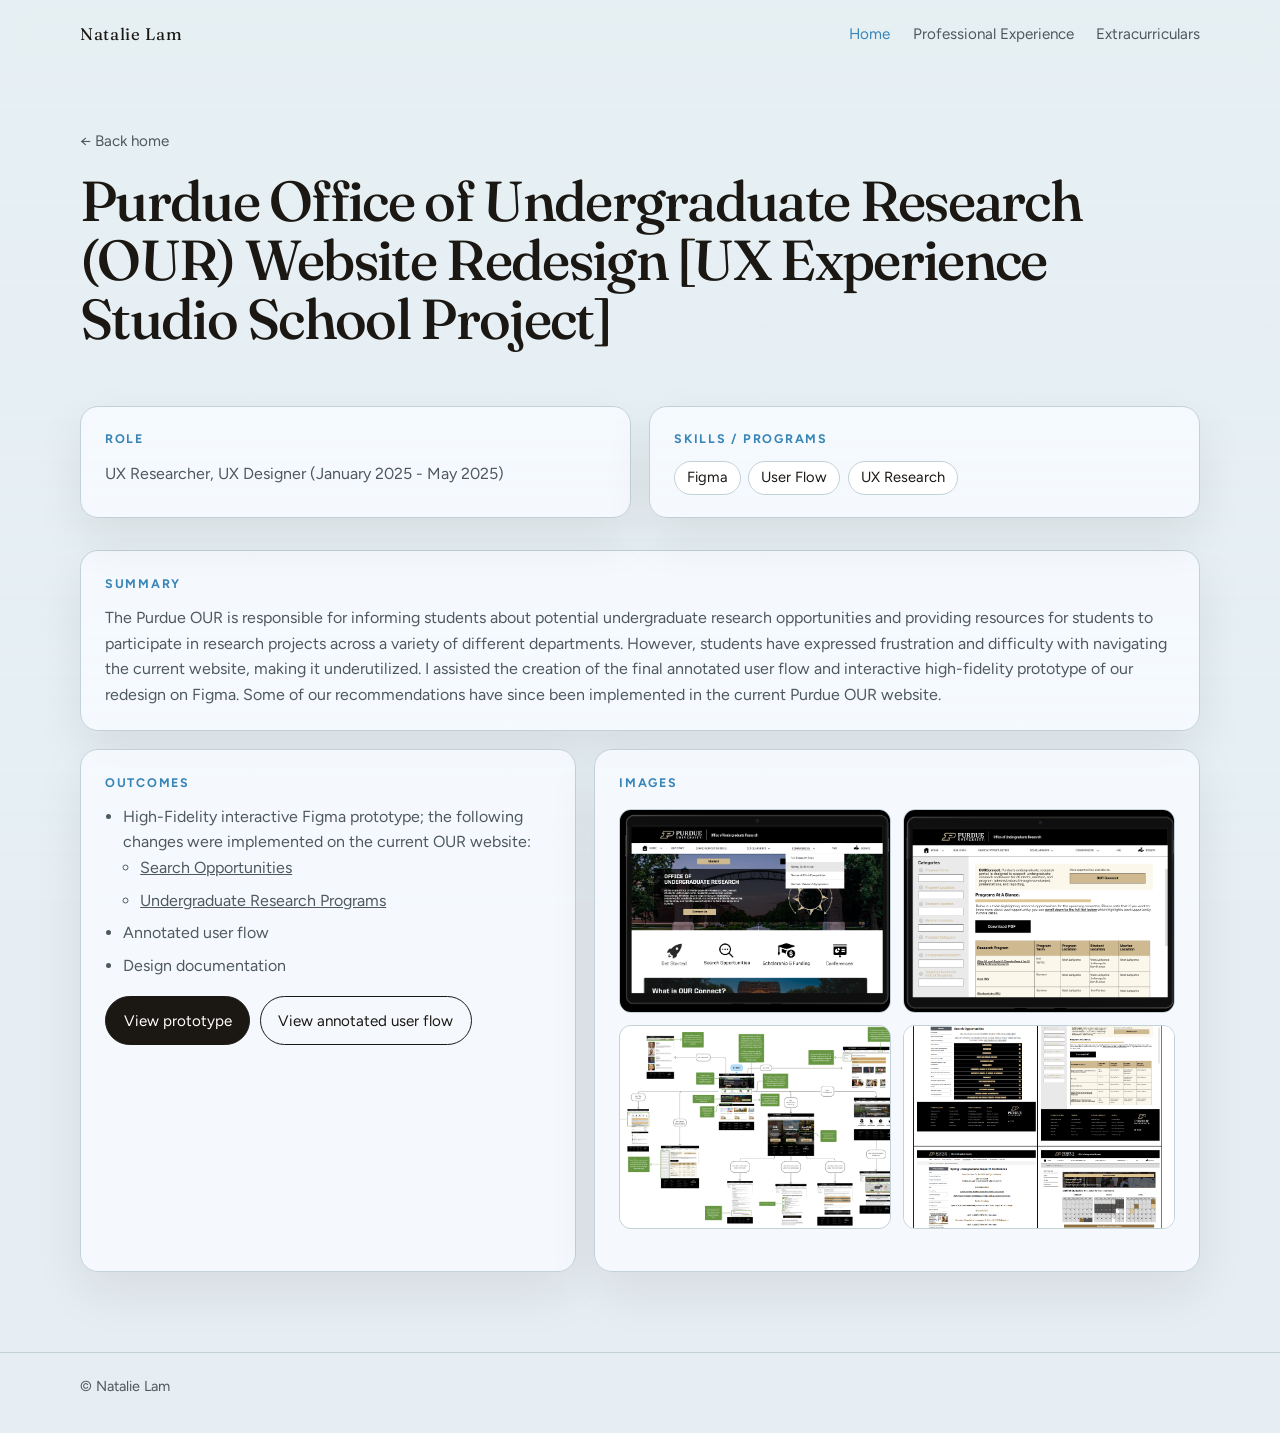
<file: HTML/purdue-our.html>
<!DOCTYPE html>
<html lang="en">
<head>
  <meta charset="UTF-8">
  <meta name="viewport" content="width=device-width, initial-scale=1.0">
  <!-- 1. Change the browser tab title -->
  <title>Purdue OUR — Portfolio</title>
  <link rel="preconnect" href="https://fonts.googleapis.com">
  <link rel="preconnect" href="https://fonts.gstatic.com" crossorigin>
  <link href="https://fonts.googleapis.com/css2?family=Figtree:wght@400;500;600&family=Fraunces:opsz,wght@9..144,500;9..144,600&display=swap" rel="stylesheet">
  <link rel="stylesheet" href="../CSS/style.css">
</head>
<!-- 2. Add a background image: style="--page-bg: url('../Images/your-background.jpg');" -->
<body style="--page-bg: none;">
  <a class="skip-link" href="#main">Skip to content</a>

  <header class="site-header">
    <div class="wrap header-inner">
      <a class="wordmark" href="../index.html">Natalie Lam</a>
      <button class="nav-toggle" type="button" aria-expanded="false" aria-controls="site-nav">Menu</button>
      <nav id="site-nav" class="site-nav" aria-label="Primary">
        <a href="../index.html" aria-current="page">Home</a>
        <a href="../#work">Professional Experience</a>
        <a href="../#extracurriculars">Extracurriculars</a>
      </nav>
    </div>
  </header>

  <main id="main" class="page">
    <div class="wrap">
      <article>
        <header class="project-hero">
          <a class="back-link" href="../index.html">← Back home</a>
          <!-- 3. Project name -->
          <h1 class="project-title">Purdue Office of Undergraduate Research (OUR) Website Redesign [UX Experience Studio School Project]</h1>
        </header>

        <section class="meta-row" aria-label="Role and skills">
          <div class="meta-card">
            <h2>Role</h2>
            <!-- 4. Your role / team -->
            <p>UX Researcher, UX Designer (January 2025 - May 2025)</p>
          </div>
          <div class="meta-card">
            <h2>Skills / programs</h2>
            <!-- 5. Add or remove skill chips -->
            <ul class="skills">
              <li>Figma</li>
              <li>User Flow</li>
              <li>UX Research</li>
            </ul>
          </div>
        </section>

        <section class="content-block" aria-labelledby="summary-heading">
          <h2 id="summary-heading">Summary</h2>
          <!-- 6. Project summary -->
          <p>
            The Purdue OUR is responsible for informing students about potential undergraduate research opportunities and providing 
            resources for students to participate in research projects across a variety of different departments. However, students have 
            expressed frustration and difficulty with navigating the current website, making it underutilized. I assisted the creation 
            of the final annotated user flow and interactive high-fidelity prototype of our redesign on Figma. Some of our recommendations 
            have since been implemented in the current Purdue OUR website.
          </p>
        </section>

        <div class="project-lower">
          <section class="content-block" aria-labelledby="outcomes-heading">
            <h2 id="outcomes-heading">Outcomes</h2>
            <!-- 7. Results, impact, or what you learned -->
            <ul class="outcomes">
              <li>High-Fidelity interactive Figma prototype; the following changes were implemented on the current OUR website:
                <ul class="outcomes">
                  <li><a href="https://www.purdue.edu/undergrad-research/students/search-opportunities.php" target="_blank">
                    Search Opportunities
                  </a></li>
                  <li><a href="https://www.purdue.edu/undergrad-research/research-programs.php" target="_blank">Undergraduate Research Programs</a></li>
                </ul>
              </li>
              <li>Annotated user flow</li>
              <li>Design documentation</li>
              <!-- <li>[What you would do next]</li> -->
            </ul>
            <!-- 8. Link buttons — replace href, or delete a button you do not need -->
            <div class="outcome-links" style="margin-top: 1.1rem;">
              <a class="btn" href="https://www.figma.com/proto/FWyhpxOain2AAIOHhid4X9/
              Purdue-OUR-Sketches?node-id=1188-435&t=7y2dKNRpO03ZD9zS-1" target="_blank" rel="noopener noreferrer">View prototype</a>
              <a class="btn secondary" href="https://www.figma.com/board/Y9TF5zQuHlh86kI7mr7agq/
              Purdue-OUR-Annotated-User-Flow?node-id=0-1&t=IM7l2wxmXLBx8MMK-1" target="_blank" rel="noopener noreferrer">View annotated user flow</a>
            </div>
          </section>

          <section class="content-block" aria-labelledby="gallery-heading">
            <h2 id="gallery-heading">Images</h2>
            <!-- 9. Replace images; duplicate a <figure> to add more -->
            <div class="image-grid">
              <figure>
                <img src="../Images/OUR prototype 1.png" alt="Prototype home page">
              </figure>
              <figure>
                <img src="../Images/OUR prototype 2.png" alt="Prototype opportunities page">
              </figure>
              <figure>
                <img src="../Images/OUR user flow.png" alt="Annotated user flow">
              </figure>
              <figure>
                <img src="../Images/our docu.png" alt="Before vs. our redesigns comparison">
              </figure>
            </div>
          </section>
        </div>

        <!-- <p class="hint">
          How to use this template: duplicate this file (for example,
          <code>my-project.html</code>), replace every <code>[bracketed]</code> note,
          then link that file from a card on the home page.
        </p> -->
      </article>
    </div>
  </main>

  <footer class="site-footer">
    <div class="wrap">© Natalie Lam</div>
  </footer>

  <script src="../JS/javascript.js"></script>
</body>
</html>
</file>
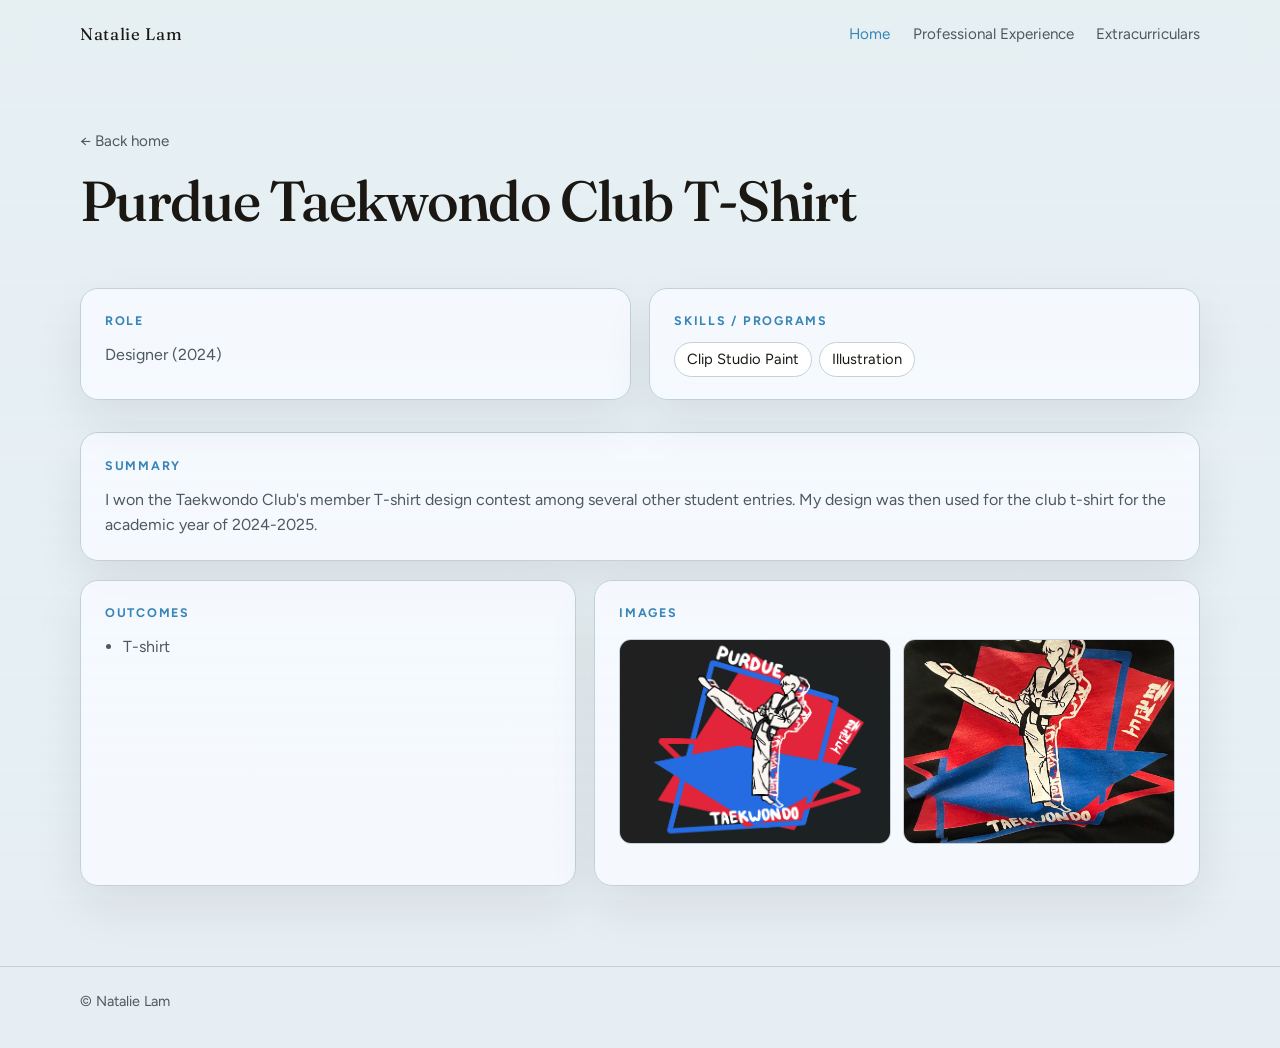
<file: HTML/tkd-shirt.html>
<!DOCTYPE html>
<html lang="en">
<head>
  <meta charset="UTF-8">
  <meta name="viewport" content="width=device-width, initial-scale=1.0">
  <!-- 1. Change the browser tab title -->
  <title>Purdue Taekwondo Club — Portfolio</title>
  <link rel="preconnect" href="https://fonts.googleapis.com">
  <link rel="preconnect" href="https://fonts.gstatic.com" crossorigin>
  <link href="https://fonts.googleapis.com/css2?family=Figtree:wght@400;500;600&family=Fraunces:opsz,wght@9..144,500;9..144,600&display=swap" rel="stylesheet">
  <link rel="stylesheet" href="../CSS/style.css">
</head>
<!-- 2. Add a background image: style="--page-bg: url('../Images/your-background.jpg');" -->
<body style="--page-bg: none;">
  <a class="skip-link" href="#main">Skip to content</a>

  <header class="site-header">
    <div class="wrap header-inner">
      <a class="wordmark" href="../index.html">Natalie Lam</a>
      <button class="nav-toggle" type="button" aria-expanded="false" aria-controls="site-nav">Menu</button>
      <nav id="site-nav" class="site-nav" aria-label="Primary">
        <a href="../index.html" aria-current="page">Home</a>
        <a href="../#work">Professional Experience</a>
        <a href="../#extracurriculars">Extracurriculars</a>
      </nav>
    </div>
  </header>

  <main id="main" class="page">
    <div class="wrap">
      <article>
        <header class="project-hero">
          <a class="back-link" href="../index.html">← Back home</a>
          <!-- 3. Project name -->
          <h1 class="project-title">Purdue Taekwondo Club T-Shirt</h1>
        </header>

        <section class="meta-row" aria-label="Role and skills">
          <div class="meta-card">
            <h2>Role</h2>
            <!-- 4. Your role / team -->
            <p>Designer (2024)</p>
          </div>
          <div class="meta-card">
            <h2>Skills / programs</h2>
            <!-- 5. Add or remove skill chips -->
            <ul class="skills">
              <li>Clip Studio Paint</li>
              <li>Illustration</li>
            </ul>
          </div>
        </section>

        <section class="content-block" aria-labelledby="summary-heading">
          <h2 id="summary-heading">Summary</h2>
          <!-- 6. Project summary -->
          <p>
            I won the Taekwondo Club's member T-shirt design contest among several other student entries. My design was then used for the club 
            t-shirt for the academic year of 2024-2025.
          </p>
        </section>

        <div class="project-lower">
          <section class="content-block" aria-labelledby="outcomes-heading">
            <h2 id="outcomes-heading">Outcomes</h2>
            <!-- 7. Results, impact, or what you learned -->
            <ul class="outcomes">
              <li>T-shirt</li>
            </ul>
            <!-- 8. Link buttons — replace href, or delete a button you do not need -->
            <!-- <div class="outcome-links" style="margin-top: 1.1rem;">
              <a class="btn" href="#" target="_blank" rel="noopener noreferrer">View prototype</a>
              <a class="btn secondary" href="#" target="_blank" rel="noopener noreferrer">Related document</a>
            </div> -->
          </section>

          <section class="content-block" aria-labelledby="gallery-heading">
            <h2 id="gallery-heading">Images</h2>
            <!-- 9. Replace images; duplicate a <figure> to add more -->
            <div class="image-grid">
              <figure>
                <img src="../Images/tkd t-shirt design.png" alt="Purdue Taekwondo Club shirt design">
              </figure>
              <figure>
                <img src="../Images/tkd shirt actual.jpg" alt="Purdue Taekwondo Club shirt design on an actual shirt">
              </figure>
              <!-- <figure>
                <img src="../Images/placeholder-project.svg" alt="[Describe image 3]">
              </figure>
              <figure>
                <img src="../Images/placeholder-project.svg" alt="[Describe image 4]">
              </figure> -->
            </div>
          </section>
        </div>

        <!-- <p class="hint">
          How to use this template: duplicate this file (for example,
          <code>my-project.html</code>), replace every <code>[bracketed]</code> note,
          then link that file from a card on the home page.
        </p> -->
      </article>
    </div>
  </main>

  <footer class="site-footer">
    <div class="wrap">© Natalie Lam</div>
  </footer>

  <script src="../JS/javascript.js"></script>
</body>
</html>
</file>
<file: CSS/style.css>
/* ============================================================
   Portfolio styles — edit the :root tokens to restyle the site.
   Background image: set --page-bg on <body>, e.g.
   style="--page-bg: url('Images/your-background.jpg');"
   ============================================================ */

:root {
  --bg: #e6edf3;
  --paper: rgba(247, 251, 255, 0.88);
  --ink: #1b1814;
  --muted: #4e595f;
  --accent: #3885b8;
  --accent-soft: #ccdfea;
  --line: #c2d0d8;
  --shadow: 0 20px 50px rgba(20, 24, 27, 0.08);
  --radius: 18px;
  --max: 1120px;
  --page-bg: none;
  --ease: 0.35s cubic-bezier(0.22, 1, 0.36, 1);
  --serif: "Fraunces", "Iowan Old Style", Georgia, serif;
  --sans: "Figtree", "Segoe UI", sans-serif;
}

*,
*::before,
*::after {
  box-sizing: border-box;
}

html {
  scroll-behavior: smooth;
}

body {
  margin: 0;
  min-height: 100vh;
  font-family: var(--sans);
  color: var(--ink);
  background-color: var(--bg);
  line-height: 1.6;
}

body::before {
  content: "";
  position: fixed;
  inset: 0;
  z-index: -2;
  background-color: var(--bg);
  background-image: var(--page-bg);
  background-size: cover;
  background-position: center;
  background-attachment: fixed;
}

body::after {
  content: "";
  position: fixed;
  inset: 0;
  z-index: -1;
  background: linear-gradient(180deg, rgba(230, 240, 243, 0.72), rgba(230, 239, 243, 0.9));
  pointer-events: none;
}

img {
  max-width: 100%;
  display: block;
}

a {
  color: inherit;
}

.skip-link {
  position: absolute;
  left: 1rem;
  top: -4rem;
  padding: 0.6rem 0.9rem;
  background: var(--ink);
  color: #fff;
  z-index: 20;
}

.skip-link:focus {
  top: 1rem;
}

.wrap {
  width: min(var(--max), calc(100% - 3.5rem));
  margin: 0 auto;
}

.site-header {
  position: sticky;
  top: 0;
  z-index: 10;
  backdrop-filter: blur(12px);
  background: rgba(230, 240, 243, 0.78);
  border-bottom: 1px solid transparent;
}

.site-header.is-scrolled {
  border-bottom-color: var(--line);
}

.header-inner {
  display: flex;
  align-items: center;
  justify-content: space-between;
  min-height: 4.25rem;
  gap: 1rem;
}

.wordmark {
  font-family: var(--serif);
  font-size: 1.05rem;
  letter-spacing: 0.04em;
  text-decoration: none;
}

.nav-toggle {
  display: none;
  border: 1px solid var(--line);
  background: var(--paper);
  border-radius: 999px;
  padding: 0.45rem 0.85rem;
  font: inherit;
  cursor: pointer;
}

.site-nav {
  display: flex;
  gap: 1.4rem;
}

.site-nav a {
  text-decoration: none;
  font-size: 0.95rem;
  color: var(--muted);
  transition: color var(--ease);
}

.site-nav a:hover,
.site-nav a[aria-current="page"] {
  color: var(--accent);
}

.page {
  padding: 2.5rem 0 5rem;
}

/* ---------- Home intro ---------- */

.intro {
  display: grid;
  grid-template-columns: minmax(0, 1.15fr) minmax(260px, 0.85fr);
  gap: 3rem;
  align-items: start;
  padding: 1.5rem 0 3.5rem;
}

.intro-copy {
  background: var(--paper);
  border: 1px solid var(--line);
  border-radius: var(--radius);
  padding: 2.2rem 2.3rem 2.4rem;
  box-shadow: var(--shadow);
}

.identity {
  display: flex;
  flex-wrap: wrap;
  align-items: center;
  gap: 1rem 1.25rem;
  margin-bottom: 1.35rem;
}

.page-title {
  margin: 0;
  font-family: var(--serif);
  font-size: clamp(2.4rem, 4vw, 4.1rem);
  font-weight: 500;
  line-height: 1.05;
  letter-spacing: -0.03em;
}

.contact-row {
  display: flex;
  flex-wrap: wrap;
  gap: 0.55rem;
}

.contact-btn {
  width: 2.55rem;
  height: 2.55rem;
  display: grid;
  place-items: center;
  border-radius: 999px;
  border: 1px solid var(--line);
  background: #fff;
  color: var(--ink);
  text-decoration: none;
  transition: background var(--ease), color var(--ease), transform var(--ease);
}

.contact-btn:hover,
.contact-btn:focus-visible {
  background: var(--accent);
  color: #fff;
  transform: translateY(-2px);
}

.contact-btn svg {
  width: 1.1rem;
  height: 1.1rem;
}

.bio {
  margin: 0;
  color: var(--muted);
  font-size: 1.05rem;
  max-width: 40rem;
}

.headshot {
  margin: 0;
  overflow: hidden;
  border-radius: var(--radius);
  border: 1px solid var(--line);
  box-shadow: var(--shadow);
  background: #c6d6dd;
}

.headshot img {
  width: 100%;
  height: 100%;
  object-fit: cover;
  aspect-ratio: 4 / 5;
}

/* ---------- Project lists ---------- */

.section {
  padding: 1.25rem 0 2.5rem;
}

.section-heading {
  margin: 0 0 1.4rem;
  font-family: var(--serif);
  font-size: clamp(1.8rem, 3vw, 2.5rem);
  font-weight: 500;
}

.project-list {
  list-style: none;
  margin: 0;
  padding: 0;
  display: grid;
  gap: 1.15rem;
}

.project-card {
  display: grid;
  grid-template-columns: minmax(0, 1.05fr) minmax(220px, 0.95fr);
  gap: 1.5rem;
  align-items: center;
  text-decoration: none;
  color: var(--ink);
  background: var(--paper);
  border: 1px solid var(--line);
  border-radius: var(--radius);
  padding: 1.15rem 1.2rem;
  box-shadow: var(--shadow);
  overflow: hidden;
  transition: color var(--ease), border-color var(--ease);
}

.project-copy h3 {
  margin: 0 0 0.45rem;
  font-family: var(--serif);
  font-size: 1.7rem;
  font-weight: 500;
  transition: color var(--ease);
}

.project-copy p {
  margin: 0;
  color: var(--muted);
  transition: color var(--ease);
}

.project-preview {
  overflow: hidden;
  border-radius: 12px;
  background: #c6d6dd;
}

.project-preview img {
  width: 100%;
  aspect-ratio: 16 / 10;
  object-fit: cover;
  transform: scale(1);
  transition: transform 0.45s cubic-bezier(0.22, 1, 0.36, 1);
}

.project-card:hover,
.project-card:focus-visible {
  border-color: var(--accent-soft);
}

.project-card:hover h3,
.project-card:hover p,
.project-card:focus-visible h3,
.project-card:focus-visible p {
  color: var(--accent);
}

.project-card:hover img,
.project-card:focus-visible img {
  transform: scale(1.08);
}

/* ---------- Project page ---------- */

.project-hero {
  padding: 1.2rem 0 2rem;
}

.back-link {
  display: inline-block;
  margin-bottom: 1.1rem;
  color: var(--muted);
  text-decoration: none;
  font-size: 0.95rem;
}

.back-link:hover {
  color: var(--accent);
}

.project-title {
  margin: 0;
  font-family: var(--serif);
  font-size: clamp(2.3rem, 4.4vw, 4.2rem);
  font-weight: 500;
  letter-spacing: -0.03em;
  line-height: 1.05;
}

.meta-row {
  display: grid;
  grid-template-columns: 1fr 1fr;
  gap: 1.15rem;
  margin: 1.6rem 0 2rem;
}

.meta-card,
.content-block {
  background: var(--paper);
  border: 1px solid var(--line);
  border-radius: var(--radius);
  padding: 1.4rem 1.5rem;
  box-shadow: var(--shadow);
}

.meta-card h2,
.content-block h2 {
  margin: 0 0 0.7rem;
  font-size: 0.78rem;
  letter-spacing: 0.14em;
  text-transform: uppercase;
  color: var(--accent);
}

.meta-card p,
.content-block p {
  margin: 0;
  color: var(--muted);
}

.skills {
  display: flex;
  flex-wrap: wrap;
  gap: 0.45rem;
  margin: 0;
  padding: 0;
  list-style: none;
}

.skills li {
  border: 1px solid var(--line);
  background: #fff;
  border-radius: 999px;
  padding: 0.28rem 0.75rem;
  font-size: 0.92rem;
}

.project-lower {
  display: grid;
  grid-template-columns: minmax(0, 0.9fr) minmax(0, 1.1fr);
  gap: 1.15rem;
  margin-top: 1.15rem;
}

.outcomes {
  margin: 0;
  padding-left: 1.1rem;
  color: var(--muted);
}

.outcomes li + li {
  margin-top: 0.45rem;
}

.image-grid {
  display: grid;
  grid-template-columns: 1fr 1fr;
  gap: 0.7rem;
  margin: 1rem 0 1.2rem;
}

.image-grid figure {
  margin: 0;
  overflow: hidden;
  border-radius: 12px;
  border: 1px solid var(--line);
  background: #c6d5dd;
}

.image-grid img {
  width: 100%;
  aspect-ratio: 4 / 3;
  object-fit: cover;
}

.outcome-links {
  display: flex;
  flex-wrap: wrap;
  gap: 0.6rem;
}

.btn {
  display: inline-flex;
  align-items: center;
  justify-content: center;
  text-decoration: none;
  border-radius: 999px;
  padding: 0.7rem 1.1rem;
  border: 1px solid var(--ink);
  background: var(--ink);
  color: #fff;
  font-size: 0.95rem;
  transition: background var(--ease), color var(--ease);
}

.btn.secondary {
  background: transparent;
  color: var(--ink);
}

.btn:hover,
.btn:focus-visible {
  background: var(--accent);
  border-color: var(--accent);
  color: #fff;
}

.hint {
  margin-top: 2rem;
  color: var(--muted);
  font-size: 0.88rem;
}

.site-footer {
  border-top: 1px solid var(--line);
  padding: 1.4rem 0 2.2rem;
  color: var(--muted);
  font-size: 0.9rem;
}

/* ---------- Mobile ---------- */

@media (max-width: 800px) {
  .wrap {
    width: min(var(--max), calc(100% - 1.5rem));
  }

  .nav-toggle {
    display: inline-flex;
  }

  .site-nav {
    display: none;
    position: absolute;
    right: 0.75rem;
    top: 3.8rem;
    flex-direction: column;
    gap: 0.85rem;
    padding: 1rem 1.15rem;
    background: #f8fdff;
    border: 1px solid var(--line);
    border-radius: 14px;
    box-shadow: var(--shadow);
  }

  .site-nav.is-open {
    display: flex;
  }

  .intro,
  .project-card,
  .meta-row,
  .project-lower {
    grid-template-columns: 1fr;
  }

  .intro {
    gap: 1.2rem;
    padding-top: 0.6rem;
  }

  .intro-copy {
    padding: 1.35rem 1.2rem 1.5rem;
  }

  .identity {
    flex-direction: column;
    align-items: flex-start;
  }

  .headshot {
    order: -1;
  }

  .image-grid {
    grid-template-columns: 1fr;
  }

  body::before {
    background-attachment: scroll;
  }
}
</file>
